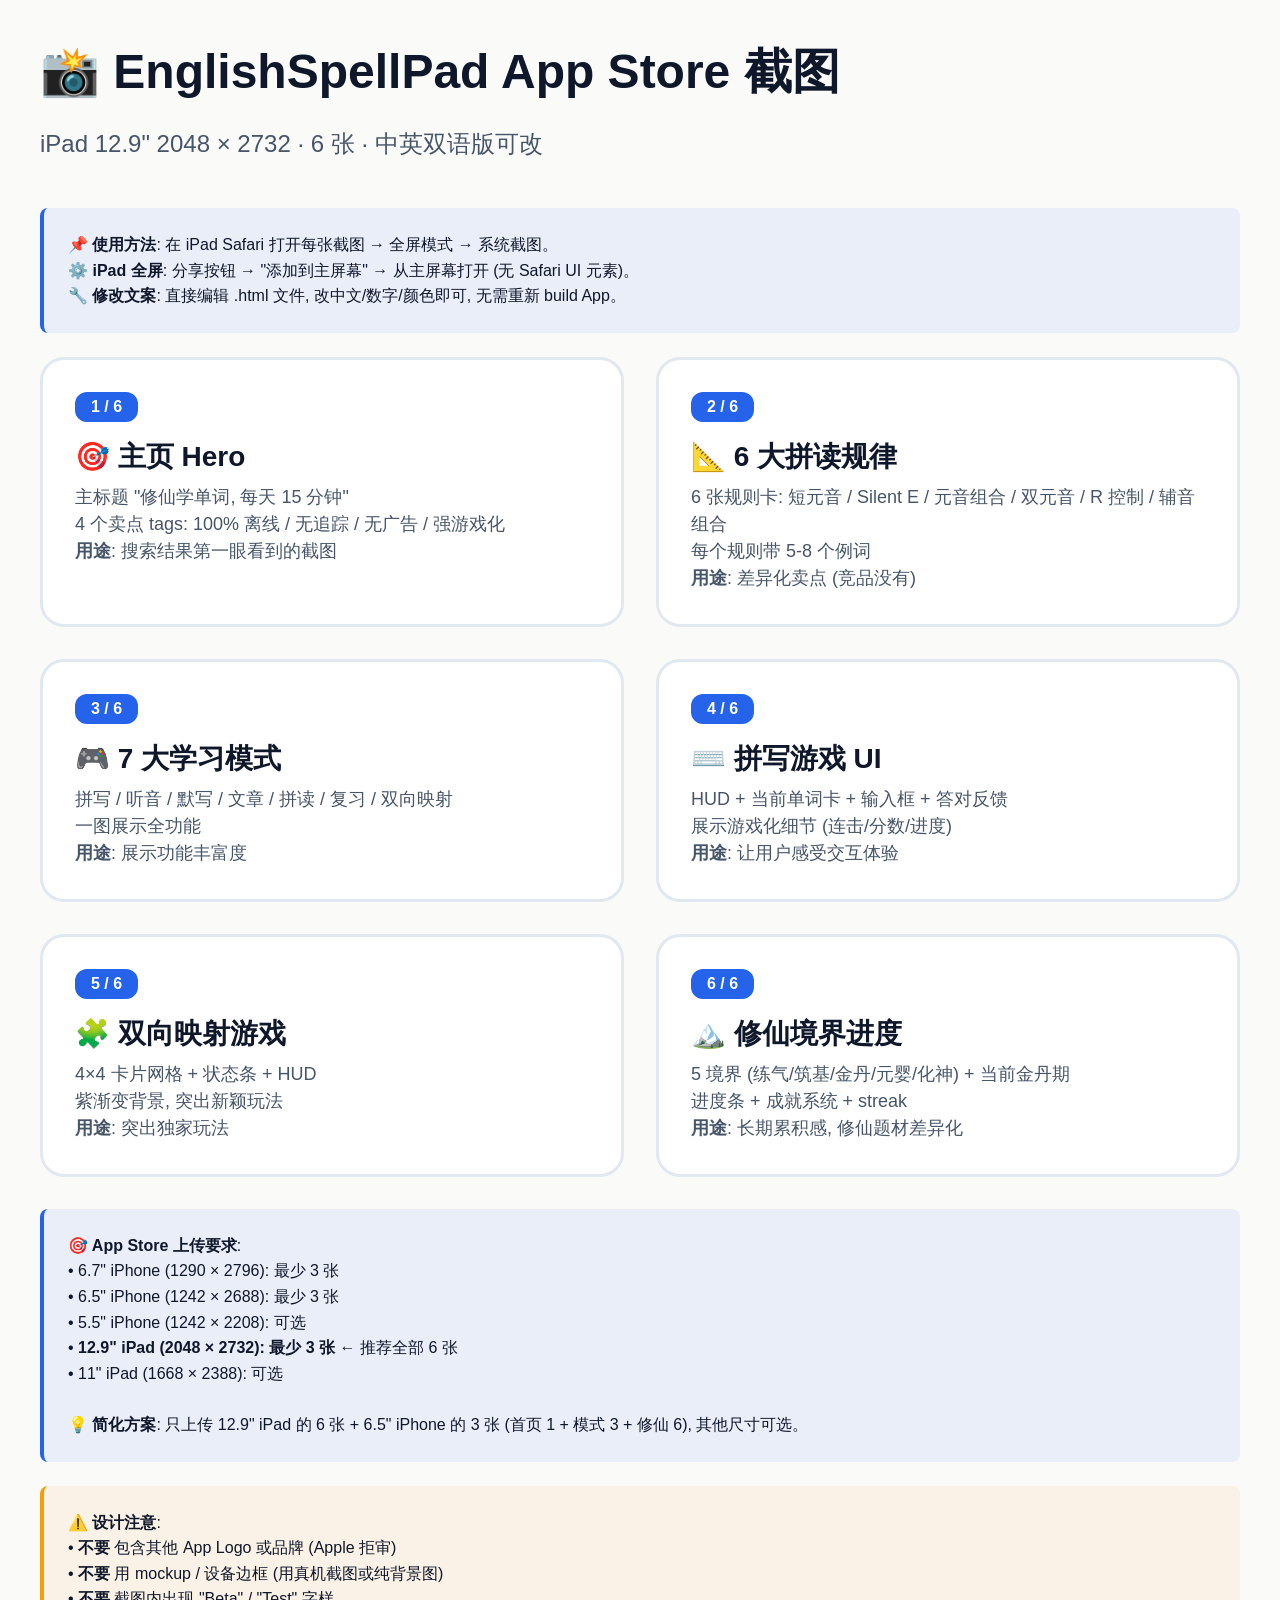
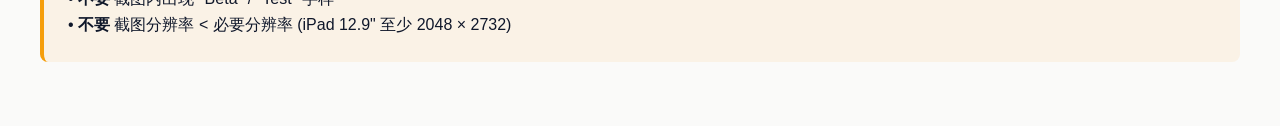
<file: screenshots/index.html>
<!DOCTYPE html>
<html lang="zh-CN">
<head>
    <meta charset="UTF-8">
    <meta name="viewport" content="width=device-width, initial-scale=1.0">
    <title>EnglishSpellPad App Store 截图 — 总览</title>
    <link rel="stylesheet" href="base.css">
    <style>
        body { padding: 40px; }
        .container { max-width: 1400px; margin: 0 auto; }
        h1 { font-size: 48px; margin-bottom: 24px; color: var(--text); }
        .subtitle { font-size: 24px; color: var(--text-secondary); margin-bottom: 48px; }
        .grid { display: grid; grid-template-columns: repeat(2, 1fr); gap: 32px; margin-bottom: 32px; }
        .card {
            background: white;
            border: 3px solid var(--border);
            border-radius: 24px;
            padding: 32px;
            text-decoration: none;
            color: inherit;
            transition: all 0.2s;
            display: block;
        }
        .card:hover { border-color: var(--primary); transform: translateY(-4px); box-shadow: 0 12px 32px rgba(0,0,0,0.1); }
        .card-num {
            display: inline-block;
            background: var(--primary);
            color: white;
            padding: 6px 16px;
            border-radius: 12px;
            font-size: 16px;
            font-weight: 700;
            margin-bottom: 16px;
        }
        .card-title {
            font-size: 28px;
            font-weight: 700;
            color: var(--text);
            margin-bottom: 8px;
        }
        .card-desc {
            font-size: 18px;
            color: var(--text-secondary);
            line-height: 1.5;
        }
        .note {
            background: rgba(37, 99, 235, 0.08);
            border-left: 4px solid var(--primary);
            padding: 24px;
            border-radius: 8px;
            margin: 24px 0;
            font-size: 16px;
            color: var(--text);
            line-height: 1.6;
        }
    </style>
</head>
<body>
    <div class="container">
        <h1>📸 EnglishSpellPad App Store 截图</h1>
        <div class="subtitle">iPad 12.9" 2048 × 2732 · 6 张 · 中英双语版可改</div>

        <div class="note">
            <strong>📌 使用方法</strong>: 在 iPad Safari 打开每张截图 → 全屏模式 → 系统截图。<br>
            <strong>⚙️ iPad 全屏</strong>: 分享按钮 → "添加到主屏幕" → 从主屏幕打开 (无 Safari UI 元素)。<br>
            <strong>🔧 修改文案</strong>: 直接编辑 .html 文件, 改中文/数字/颜色即可, 无需重新 build App。
        </div>

        <div class="grid">
            <a href="01-hero.html" class="card">
                <span class="card-num">1 / 6</span>
                <div class="card-title">🎯 主页 Hero</div>
                <div class="card-desc">
                    主标题 "修仙学单词, 每天 15 分钟"<br>
                    4 个卖点 tags: 100% 离线 / 无追踪 / 无广告 / 强游戏化<br>
                    <strong>用途</strong>: 搜索结果第一眼看到的截图
                </div>
            </a>
            <a href="02-phonics-rules.html" class="card">
                <span class="card-num">2 / 6</span>
                <div class="card-title">📐 6 大拼读规律</div>
                <div class="card-desc">
                    6 张规则卡: 短元音 / Silent E / 元音组合 / 双元音 / R 控制 / 辅音组合<br>
                    每个规则带 5-8 个例词<br>
                    <strong>用途</strong>: 差异化卖点 (竞品没有)
                </div>
            </a>
            <a href="03-modes.html" class="card">
                <span class="card-num">3 / 6</span>
                <div class="card-title">🎮 7 大学习模式</div>
                <div class="card-desc">
                    拼写 / 听音 / 默写 / 文章 / 拼读 / 复习 / 双向映射<br>
                    一图展示全功能<br>
                    <strong>用途</strong>: 展示功能丰富度
                </div>
            </a>
            <a href="04-spelling-game.html" class="card">
                <span class="card-num">4 / 6</span>
                <div class="card-title">⌨️ 拼写游戏 UI</div>
                <div class="card-desc">
                    HUD + 当前单词卡 + 输入框 + 答对反馈<br>
                    展示游戏化细节 (连击/分数/进度)<br>
                    <strong>用途</strong>: 让用户感受交互体验
                </div>
            </a>
            <a href="05-memory-match.html" class="card">
                <span class="card-num">5 / 6</span>
                <div class="card-title">🧩 双向映射游戏</div>
                <div class="card-desc">
                    4×4 卡片网格 + 状态条 + HUD<br>
                    紫渐变背景, 突出新颖玩法<br>
                    <strong>用途</strong>: 突出独家玩法
                </div>
            </a>
            <a href="06-realms.html" class="card">
                <span class="card-num">6 / 6</span>
                <div class="card-title">🏔️ 修仙境界进度</div>
                <div class="card-desc">
                    5 境界 (练气/筑基/金丹/元婴/化神) + 当前金丹期<br>
                    进度条 + 成就系统 + streak<br>
                    <strong>用途</strong>: 长期累积感, 修仙题材差异化
                </div>
            </a>
        </div>

        <div class="note">
            <strong>🎯 App Store 上传要求</strong>:<br>
            • 6.7" iPhone (1290 × 2796): 最少 3 张<br>
            • 6.5" iPhone (1242 × 2688): 最少 3 张<br>
            • 5.5" iPhone (1242 × 2208): 可选<br>
            • <strong>12.9" iPad (2048 × 2732): 最少 3 张</strong> ← 推荐全部 6 张<br>
            • 11" iPad (1668 × 2388): 可选<br><br>
            <strong>💡 简化方案</strong>: 只上传 12.9" iPad 的 6 张 + 6.5" iPhone 的 3 张 (首页 1 + 模式 3 + 修仙 6), 其他尺寸可选。
        </div>

        <div class="note" style="background: rgba(245, 158, 11, 0.08); border-left-color: var(--accent);">
            <strong>⚠️ 设计注意</strong>:<br>
            • <strong>不要</strong> 包含其他 App Logo 或品牌 (Apple 拒审)<br>
            • <strong>不要</strong> 用 mockup / 设备边框 (用真机截图或纯背景图)<br>
            • <strong>不要</strong> 截图内出现 "Beta" / "Test" 字样<br>
            • <strong>不要</strong> 截图分辨率 < 必要分辨率 (iPad 12.9" 至少 2048 × 2732)
        </div>
    </div>
</body>
</html>
</file>
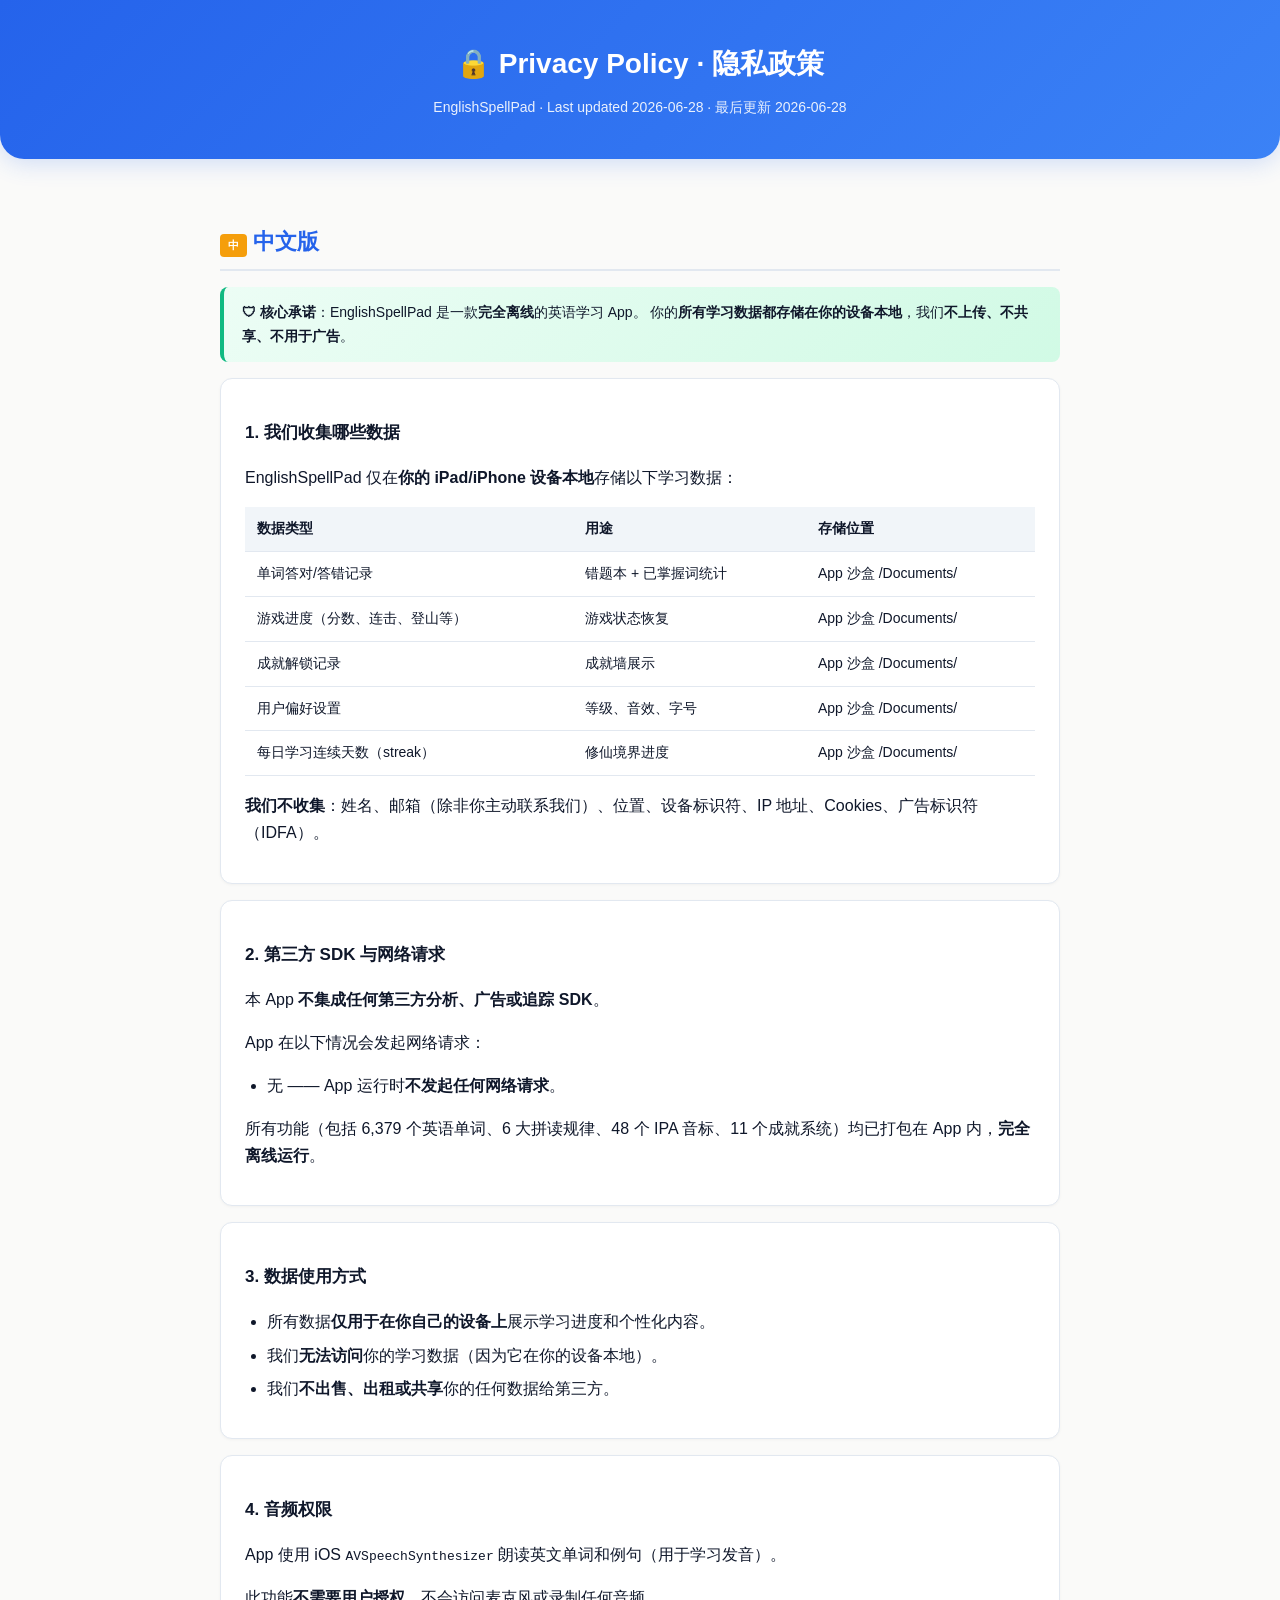
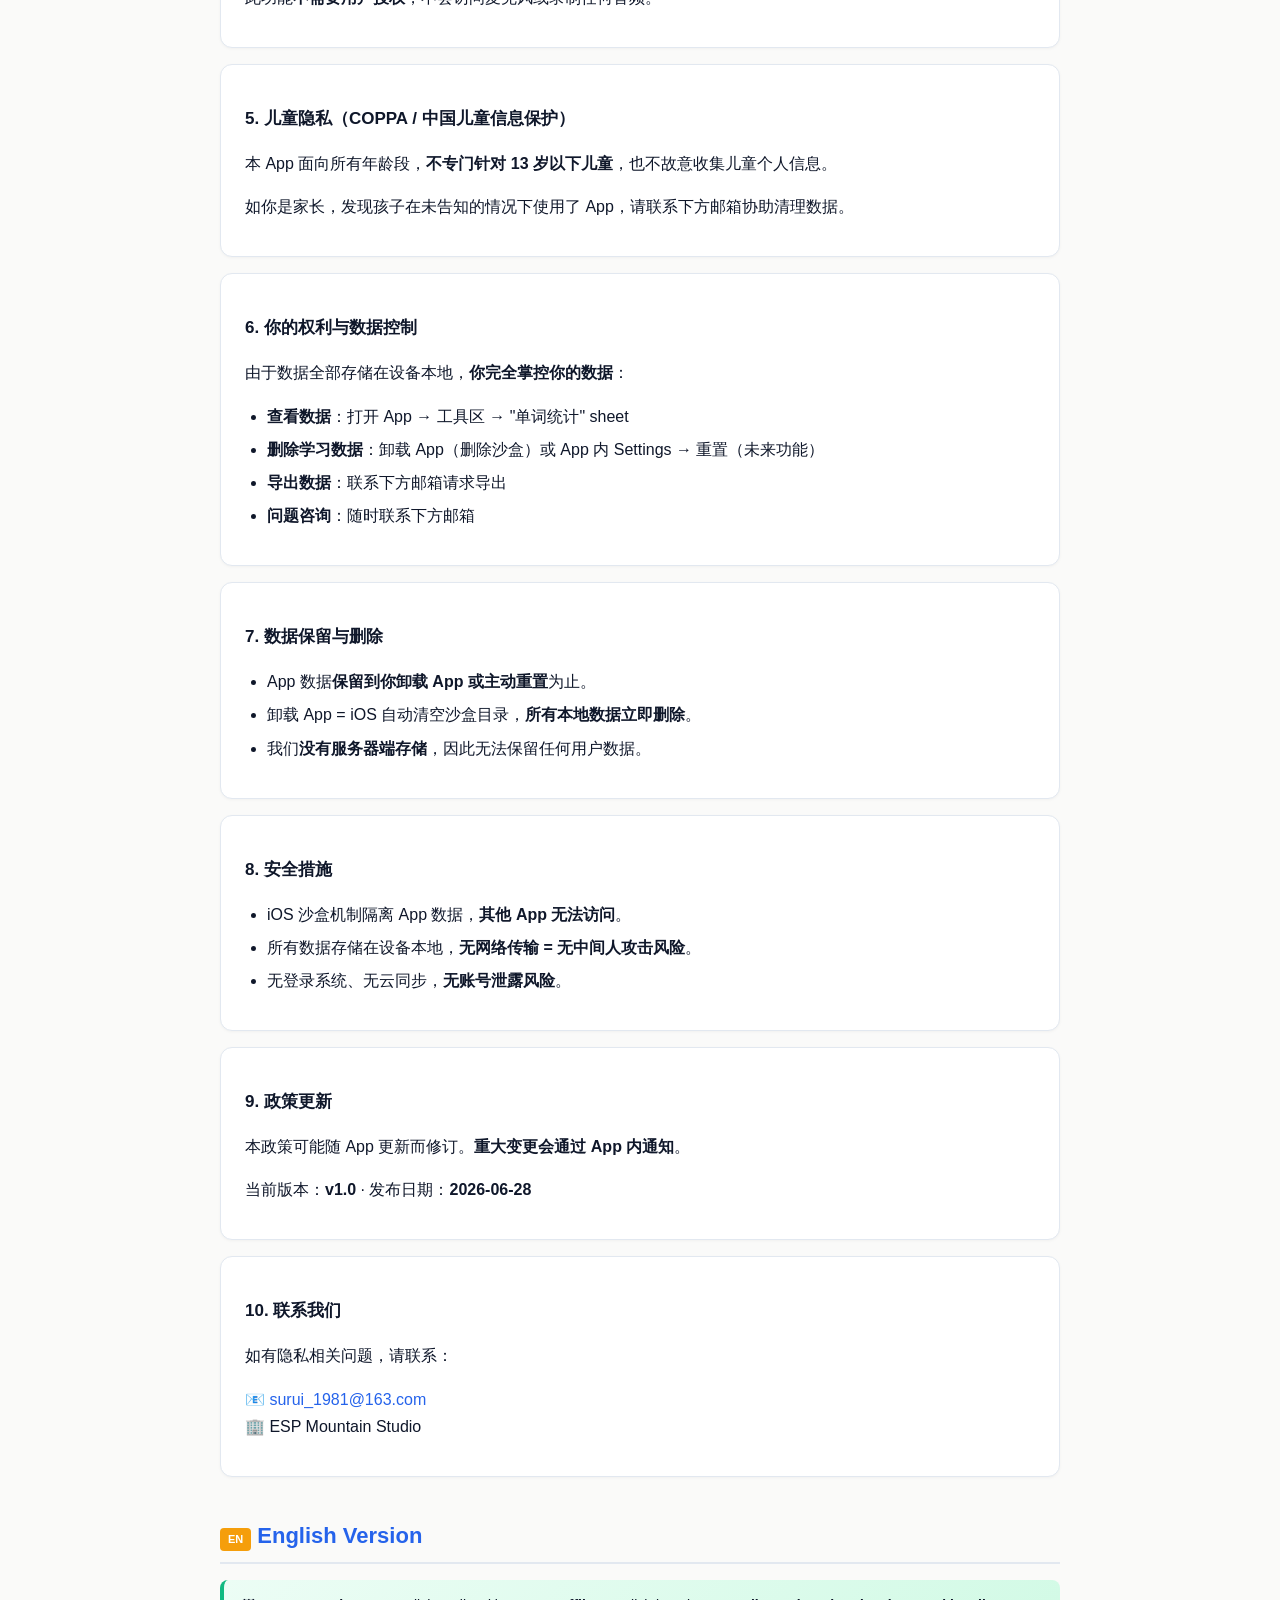
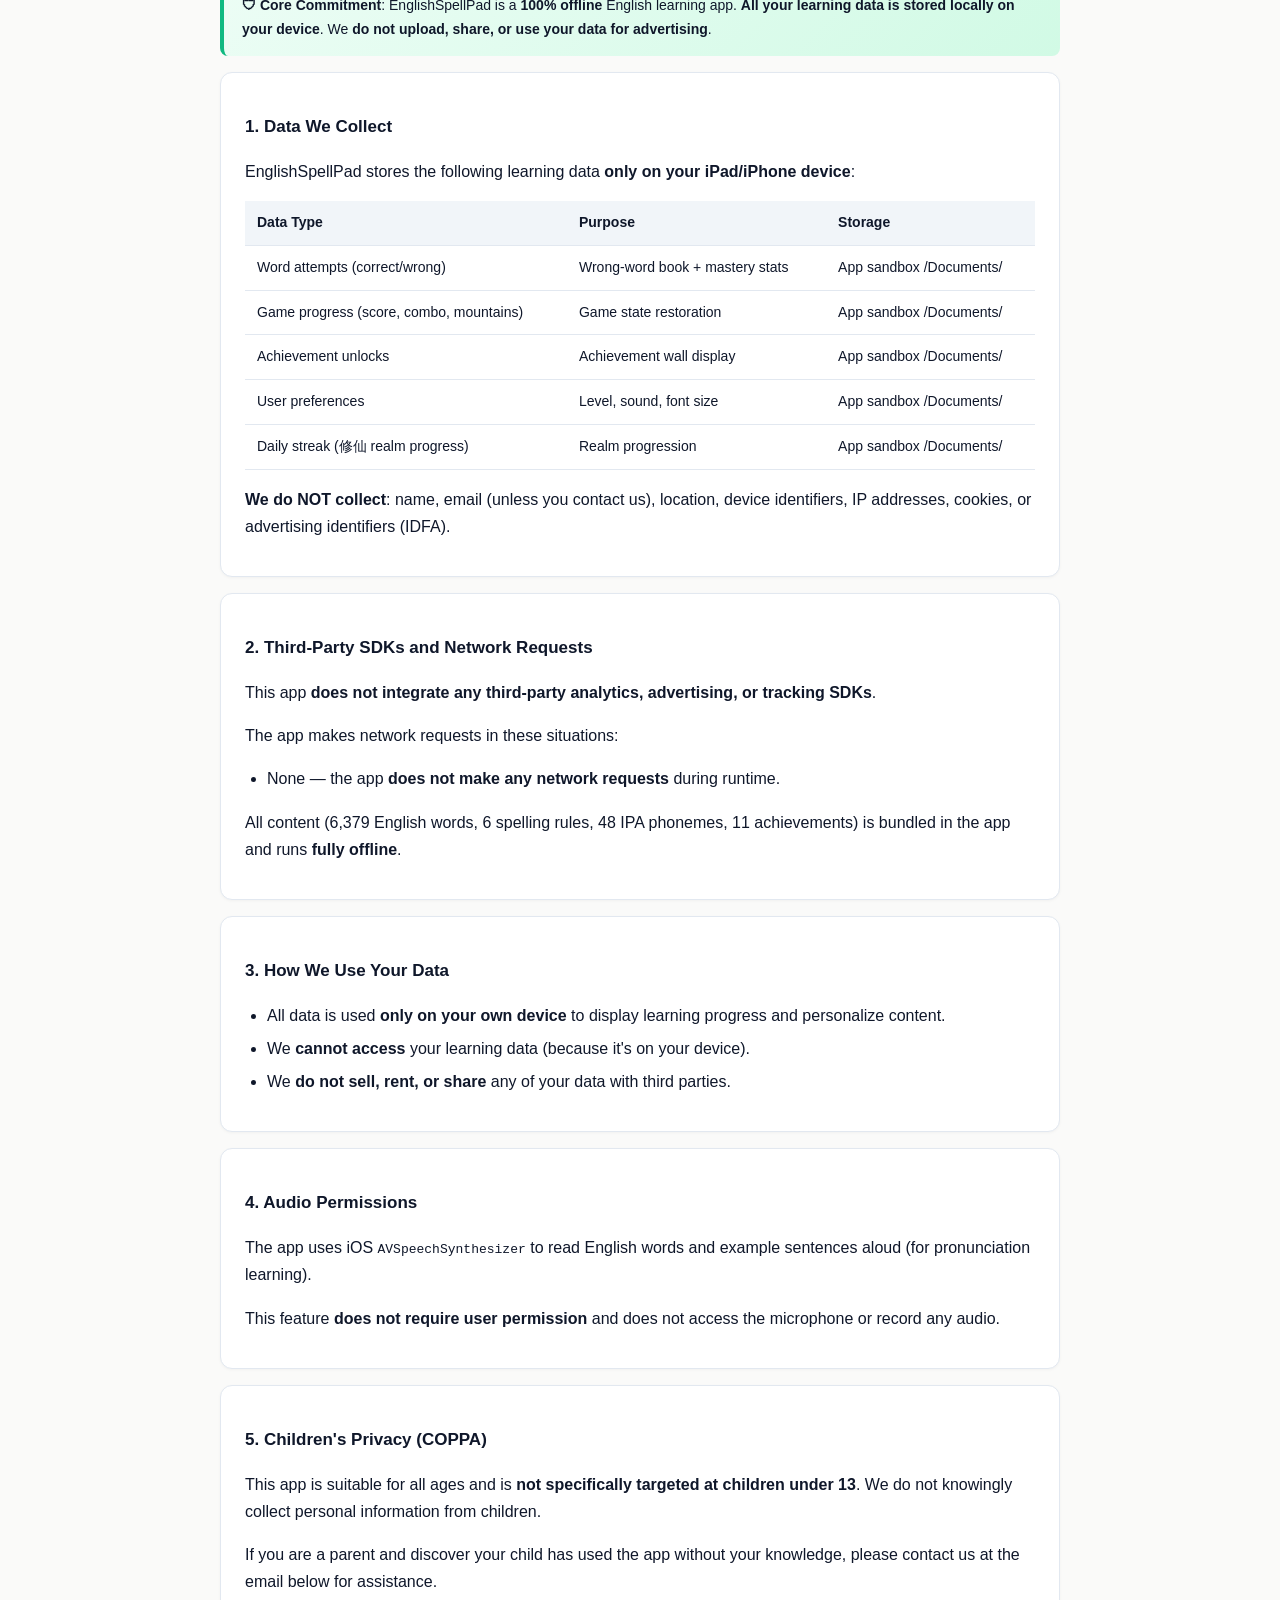
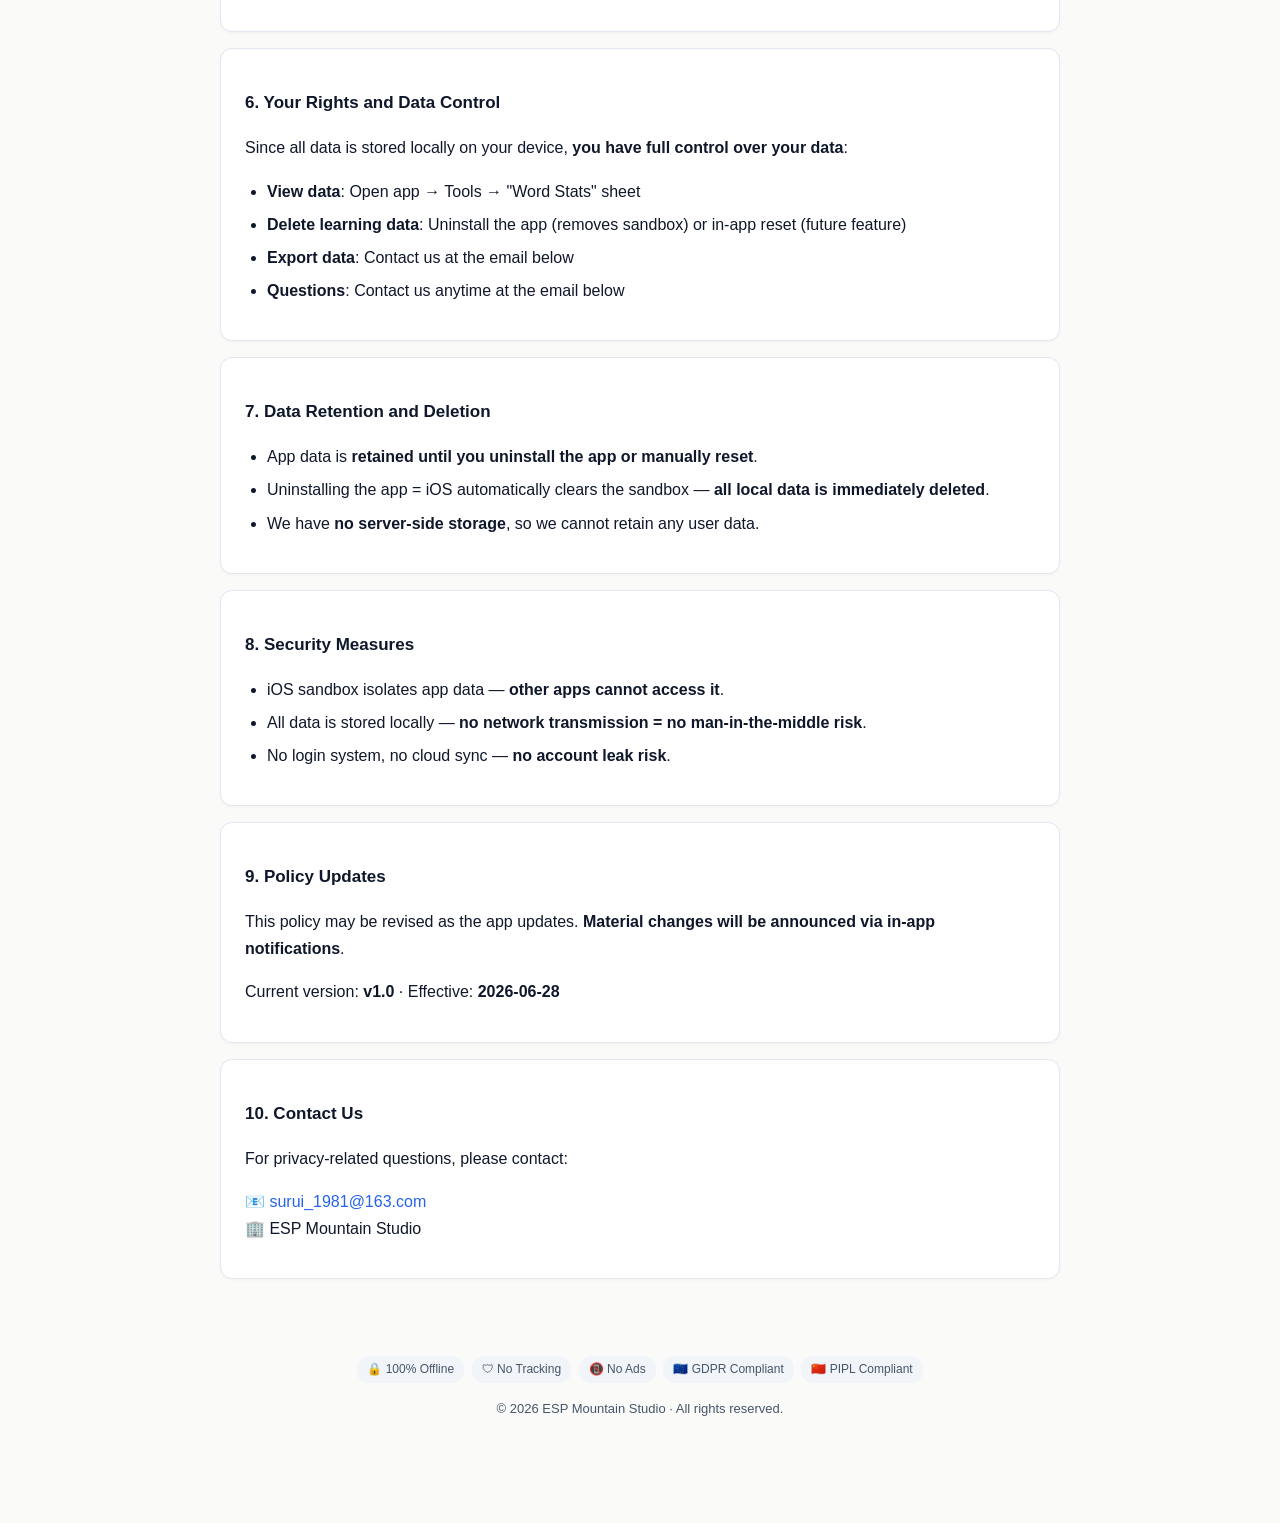
<file: privacy.html>
<!DOCTYPE html>
<html lang="zh-CN">
<head>
    <meta charset="UTF-8">
    <meta name="viewport" content="width=device-width, initial-scale=1.0">
    <meta name="description" content="EnglishSpellPad 隐私政策 - 我们如何保护你的学习数据">
    <title>Privacy Policy · 隐私政策 · EnglishSpellPad</title>
    <style>
        :root {
            --primary: #2563eb;
            --primary-light: #3b82f6;
            --accent: #f59e0b;
            --bg: #fafaf9;
            --card: #ffffff;
            --text: #0f172a;
            --text-secondary: #475569;
            --border: #e2e8f0;
            --success: #10b981;
        }
        * { box-sizing: border-box; }
        body {
            font-family: -apple-system, BlinkMacSystemFont, "SF Pro Text", "Helvetica Neue", "PingFang SC", "Microsoft YaHei", sans-serif;
            background: var(--bg);
            color: var(--text);
            line-height: 1.7;
            margin: 0;
            padding: 0;
        }
        .container { max-width: 880px; margin: 0 auto; padding: 24px 20px 60px; }
        header {
            background: linear-gradient(135deg, var(--primary) 0%, var(--primary-light) 100%);
            color: white;
            padding: 40px 20px;
            text-align: center;
            border-radius: 0 0 24px 24px;
            box-shadow: 0 4px 24px rgba(37, 99, 235, 0.2);
        }
        header h1 { margin: 0 0 8px; font-size: 28px; font-weight: 700; }
        header p { margin: 0; opacity: 0.9; font-size: 14px; }
        h2 {
            color: var(--primary);
            font-size: 22px;
            margin-top: 40px;
            margin-bottom: 12px;
            padding-bottom: 8px;
            border-bottom: 2px solid var(--border);
        }
        h3 { color: var(--text); font-size: 17px; margin-top: 20px; margin-bottom: 8px; }
        .section {
            background: var(--card);
            padding: 20px 24px;
            border-radius: 12px;
            margin: 16px 0;
            border: 1px solid var(--border);
            box-shadow: 0 1px 3px rgba(0,0,0,0.04);
        }
        .lang-block { margin-bottom: 32px; }
        .lang-tag {
            display: inline-block;
            background: var(--accent);
            color: white;
            font-size: 11px;
            padding: 2px 8px;
            border-radius: 4px;
            margin-right: 6px;
            font-weight: 600;
        }
        ul { padding-left: 22px; }
        li { margin: 6px 0; }
        .highlight-box {
            background: linear-gradient(135deg, #ecfdf5 0%, #d1fae5 100%);
            border-left: 4px solid var(--success);
            padding: 14px 18px;
            border-radius: 8px;
            margin: 16px 0;
            font-size: 14px;
        }
        .data-table {
            width: 100%;
            border-collapse: collapse;
            margin: 12px 0;
            font-size: 14px;
        }
        .data-table th, .data-table td {
            text-align: left;
            padding: 10px 12px;
            border-bottom: 1px solid var(--border);
        }
        .data-table th { background: #f1f5f9; font-weight: 600; }
        footer {
            text-align: center;
            padding: 30px 20px;
            color: var(--text-secondary);
            font-size: 13px;
        }
        .badge { display: inline-block; background: #f1f5f9; color: var(--text-secondary); font-size: 12px; padding: 3px 10px; border-radius: 12px; margin: 2px; }
        a { color: var(--primary); text-decoration: none; }
        a:hover { text-decoration: underline; }
        @media (max-width: 600px) {
            .container { padding: 16px 14px 40px; }
            header { padding: 30px 16px; }
            header h1 { font-size: 22px; }
            .section { padding: 16px 18px; }
        }
    </style>
</head>
<body>
    <header>
        <h1>🔒 Privacy Policy · 隐私政策</h1>
        <p>EnglishSpellPad · Last updated 2026-06-28 · 最后更新 2026-06-28</p>
    </header>

    <div class="container">

        <!-- ============== 中文 ============== -->
        <div class="lang-block">
            <h2><span class="lang-tag">中</span>中文版</h2>

            <div class="highlight-box">
                <strong>🛡 核心承诺</strong>：EnglishSpellPad 是一款<strong>完全离线</strong>的英语学习 App。
                你的<strong>所有学习数据都存储在你的设备本地</strong>，我们<strong>不上传、不共享、不用于广告</strong>。
            </div>

            <div class="section">
                <h3>1. 我们收集哪些数据</h3>
                <p>EnglishSpellPad 仅在<strong>你的 iPad/iPhone 设备本地</strong>存储以下学习数据：</p>
                <table class="data-table">
                    <tr><th>数据类型</th><th>用途</th><th>存储位置</th></tr>
                    <tr><td>单词答对/答错记录</td><td>错题本 + 已掌握词统计</td><td>App 沙盒 /Documents/</td></tr>
                    <tr><td>游戏进度（分数、连击、登山等）</td><td>游戏状态恢复</td><td>App 沙盒 /Documents/</td></tr>
                    <tr><td>成就解锁记录</td><td>成就墙展示</td><td>App 沙盒 /Documents/</td></tr>
                    <tr><td>用户偏好设置</td><td>等级、音效、字号</td><td>App 沙盒 /Documents/</td></tr>
                    <tr><td>每日学习连续天数（streak）</td><td>修仙境界进度</td><td>App 沙盒 /Documents/</td></tr>
                </table>
                <p><strong>我们不收集</strong>：姓名、邮箱（除非你主动联系我们）、位置、设备标识符、IP 地址、Cookies、广告标识符（IDFA）。</p>
            </div>

            <div class="section">
                <h3>2. 第三方 SDK 与网络请求</h3>
                <p>本 App <strong>不集成任何第三方分析、广告或追踪 SDK</strong>。</p>
                <p>App 在以下情况会发起网络请求：</p>
                <ul>
                    <li>无 —— App 运行时<strong>不发起任何网络请求</strong>。</li>
                </ul>
                <p>所有功能（包括 6,379 个英语单词、6 大拼读规律、48 个 IPA 音标、11 个成就系统）均已打包在 App 内，<strong>完全离线运行</strong>。</p>
            </div>

            <div class="section">
                <h3>3. 数据使用方式</h3>
                <ul>
                    <li>所有数据<strong>仅用于在你自己的设备上</strong>展示学习进度和个性化内容。</li>
                    <li>我们<strong>无法访问</strong>你的学习数据（因为它在你的设备本地）。</li>
                    <li>我们<strong>不出售、出租或共享</strong>你的任何数据给第三方。</li>
                </ul>
            </div>

            <div class="section">
                <h3>4. 音频权限</h3>
                <p>App 使用 iOS <code>AVSpeechSynthesizer</code> 朗读英文单词和例句（用于学习发音）。</p>
                <p>此功能<strong>不需要用户授权</strong>，不会访问麦克风或录制任何音频。</p>
            </div>

            <div class="section">
                <h3>5. 儿童隐私（COPPA / 中国儿童信息保护）</h3>
                <p>本 App 面向所有年龄段，<strong>不专门针对 13 岁以下儿童</strong>，也不故意收集儿童个人信息。</p>
                <p>如你是家长，发现孩子在未告知的情况下使用了 App，请联系下方邮箱协助清理数据。</p>
            </div>

            <div class="section">
                <h3>6. 你的权利与数据控制</h3>
                <p>由于数据全部存储在设备本地，<strong>你完全掌控你的数据</strong>：</p>
                <ul>
                    <li><strong>查看数据</strong>：打开 App → 工具区 → "单词统计" sheet</li>
                    <li><strong>删除学习数据</strong>：卸载 App（删除沙盒）或 App 内 Settings → 重置（未来功能）</li>
                    <li><strong>导出数据</strong>：联系下方邮箱请求导出</li>
                    <li><strong>问题咨询</strong>：随时联系下方邮箱</li>
                </ul>
            </div>

            <div class="section">
                <h3>7. 数据保留与删除</h3>
                <ul>
                    <li>App 数据<strong>保留到你卸载 App 或主动重置</strong>为止。</li>
                    <li>卸载 App = iOS 自动清空沙盒目录，<strong>所有本地数据立即删除</strong>。</li>
                    <li>我们<strong>没有服务器端存储</strong>，因此无法保留任何用户数据。</li>
                </ul>
            </div>

            <div class="section">
                <h3>8. 安全措施</h3>
                <ul>
                    <li>iOS 沙盒机制隔离 App 数据，<strong>其他 App 无法访问</strong>。</li>
                    <li>所有数据存储在设备本地，<strong>无网络传输 = 无中间人攻击风险</strong>。</li>
                    <li>无登录系统、无云同步，<strong>无账号泄露风险</strong>。</li>
                </ul>
            </div>

            <div class="section">
                <h3>9. 政策更新</h3>
                <p>本政策可能随 App 更新而修订。<strong>重大变更会通过 App 内通知</strong>。</p>
                <p>当前版本：<strong>v1.0</strong> · 发布日期：<strong>2026-06-28</strong></p>
            </div>

            <div class="section">
                <h3>10. 联系我们</h3>
                <p>如有隐私相关问题，请联系：</p>
                <p>📧 <a href="mailto:surui_1981@163.com">surui_1981@163.com</a><br>
                🏢 ESP Mountain Studio</p>
            </div>
        </div>

        <!-- ============== English ============== -->
        <div class="lang-block">
            <h2><span class="lang-tag">EN</span>English Version</h2>

            <div class="highlight-box">
                <strong>🛡 Core Commitment</strong>: EnglishSpellPad is a <strong>100% offline</strong> English learning app.
                <strong>All your learning data is stored locally on your device</strong>.
                We <strong>do not upload, share, or use your data for advertising</strong>.
            </div>

            <div class="section">
                <h3>1. Data We Collect</h3>
                <p>EnglishSpellPad stores the following learning data <strong>only on your iPad/iPhone device</strong>:</p>
                <table class="data-table">
                    <tr><th>Data Type</th><th>Purpose</th><th>Storage</th></tr>
                    <tr><td>Word attempts (correct/wrong)</td><td>Wrong-word book + mastery stats</td><td>App sandbox /Documents/</td></tr>
                    <tr><td>Game progress (score, combo, mountains)</td><td>Game state restoration</td><td>App sandbox /Documents/</td></tr>
                    <tr><td>Achievement unlocks</td><td>Achievement wall display</td><td>App sandbox /Documents/</td></tr>
                    <tr><td>User preferences</td><td>Level, sound, font size</td><td>App sandbox /Documents/</td></tr>
                    <tr><td>Daily streak (修仙 realm progress)</td><td>Realm progression</td><td>App sandbox /Documents/</td></tr>
                </table>
                <p><strong>We do NOT collect</strong>: name, email (unless you contact us), location, device identifiers, IP addresses, cookies, or advertising identifiers (IDFA).</p>
            </div>

            <div class="section">
                <h3>2. Third-Party SDKs and Network Requests</h3>
                <p>This app <strong>does not integrate any third-party analytics, advertising, or tracking SDKs</strong>.</p>
                <p>The app makes network requests in these situations:</p>
                <ul>
                    <li>None — the app <strong>does not make any network requests</strong> during runtime.</li>
                </ul>
                <p>All content (6,379 English words, 6 spelling rules, 48 IPA phonemes, 11 achievements) is bundled in the app and runs <strong>fully offline</strong>.</p>
            </div>

            <div class="section">
                <h3>3. How We Use Your Data</h3>
                <ul>
                    <li>All data is used <strong>only on your own device</strong> to display learning progress and personalize content.</li>
                    <li>We <strong>cannot access</strong> your learning data (because it's on your device).</li>
                    <li>We <strong>do not sell, rent, or share</strong> any of your data with third parties.</li>
                </ul>
            </div>

            <div class="section">
                <h3>4. Audio Permissions</h3>
                <p>The app uses iOS <code>AVSpeechSynthesizer</code> to read English words and example sentences aloud (for pronunciation learning).</p>
                <p>This feature <strong>does not require user permission</strong> and does not access the microphone or record any audio.</p>
            </div>

            <div class="section">
                <h3>5. Children's Privacy (COPPA)</h3>
                <p>This app is suitable for all ages and is <strong>not specifically targeted at children under 13</strong>. We do not knowingly collect personal information from children.</p>
                <p>If you are a parent and discover your child has used the app without your knowledge, please contact us at the email below for assistance.</p>
            </div>

            <div class="section">
                <h3>6. Your Rights and Data Control</h3>
                <p>Since all data is stored locally on your device, <strong>you have full control over your data</strong>:</p>
                <ul>
                    <li><strong>View data</strong>: Open app → Tools → "Word Stats" sheet</li>
                    <li><strong>Delete learning data</strong>: Uninstall the app (removes sandbox) or in-app reset (future feature)</li>
                    <li><strong>Export data</strong>: Contact us at the email below</li>
                    <li><strong>Questions</strong>: Contact us anytime at the email below</li>
                </ul>
            </div>

            <div class="section">
                <h3>7. Data Retention and Deletion</h3>
                <ul>
                    <li>App data is <strong>retained until you uninstall the app or manually reset</strong>.</li>
                    <li>Uninstalling the app = iOS automatically clears the sandbox — <strong>all local data is immediately deleted</strong>.</li>
                    <li>We have <strong>no server-side storage</strong>, so we cannot retain any user data.</li>
                </ul>
            </div>

            <div class="section">
                <h3>8. Security Measures</h3>
                <ul>
                    <li>iOS sandbox isolates app data — <strong>other apps cannot access it</strong>.</li>
                    <li>All data is stored locally — <strong>no network transmission = no man-in-the-middle risk</strong>.</li>
                    <li>No login system, no cloud sync — <strong>no account leak risk</strong>.</li>
                </ul>
            </div>

            <div class="section">
                <h3>9. Policy Updates</h3>
                <p>This policy may be revised as the app updates. <strong>Material changes will be announced via in-app notifications</strong>.</p>
                <p>Current version: <strong>v1.0</strong> · Effective: <strong>2026-06-28</strong></p>
            </div>

            <div class="section">
                <h3>10. Contact Us</h3>
                <p>For privacy-related questions, please contact:</p>
                <p>📧 <a href="mailto:surui_1981@163.com">surui_1981@163.com</a><br>
                🏢 ESP Mountain Studio</p>
            </div>
        </div>

        <!-- ============== Footer ============== -->
        <footer>
            <p>
                <span class="badge">🔒 100% Offline</span>
                <span class="badge">🛡 No Tracking</span>
                <span class="badge">📵 No Ads</span>
                <span class="badge">🇪🇺 GDPR Compliant</span>
                <span class="badge">🇨🇳 PIPL Compliant</span>
            </p>
            <p>© 2026 ESP Mountain Studio · All rights reserved.</p>
        </footer>
    </div>
</body>
</html>
</file>
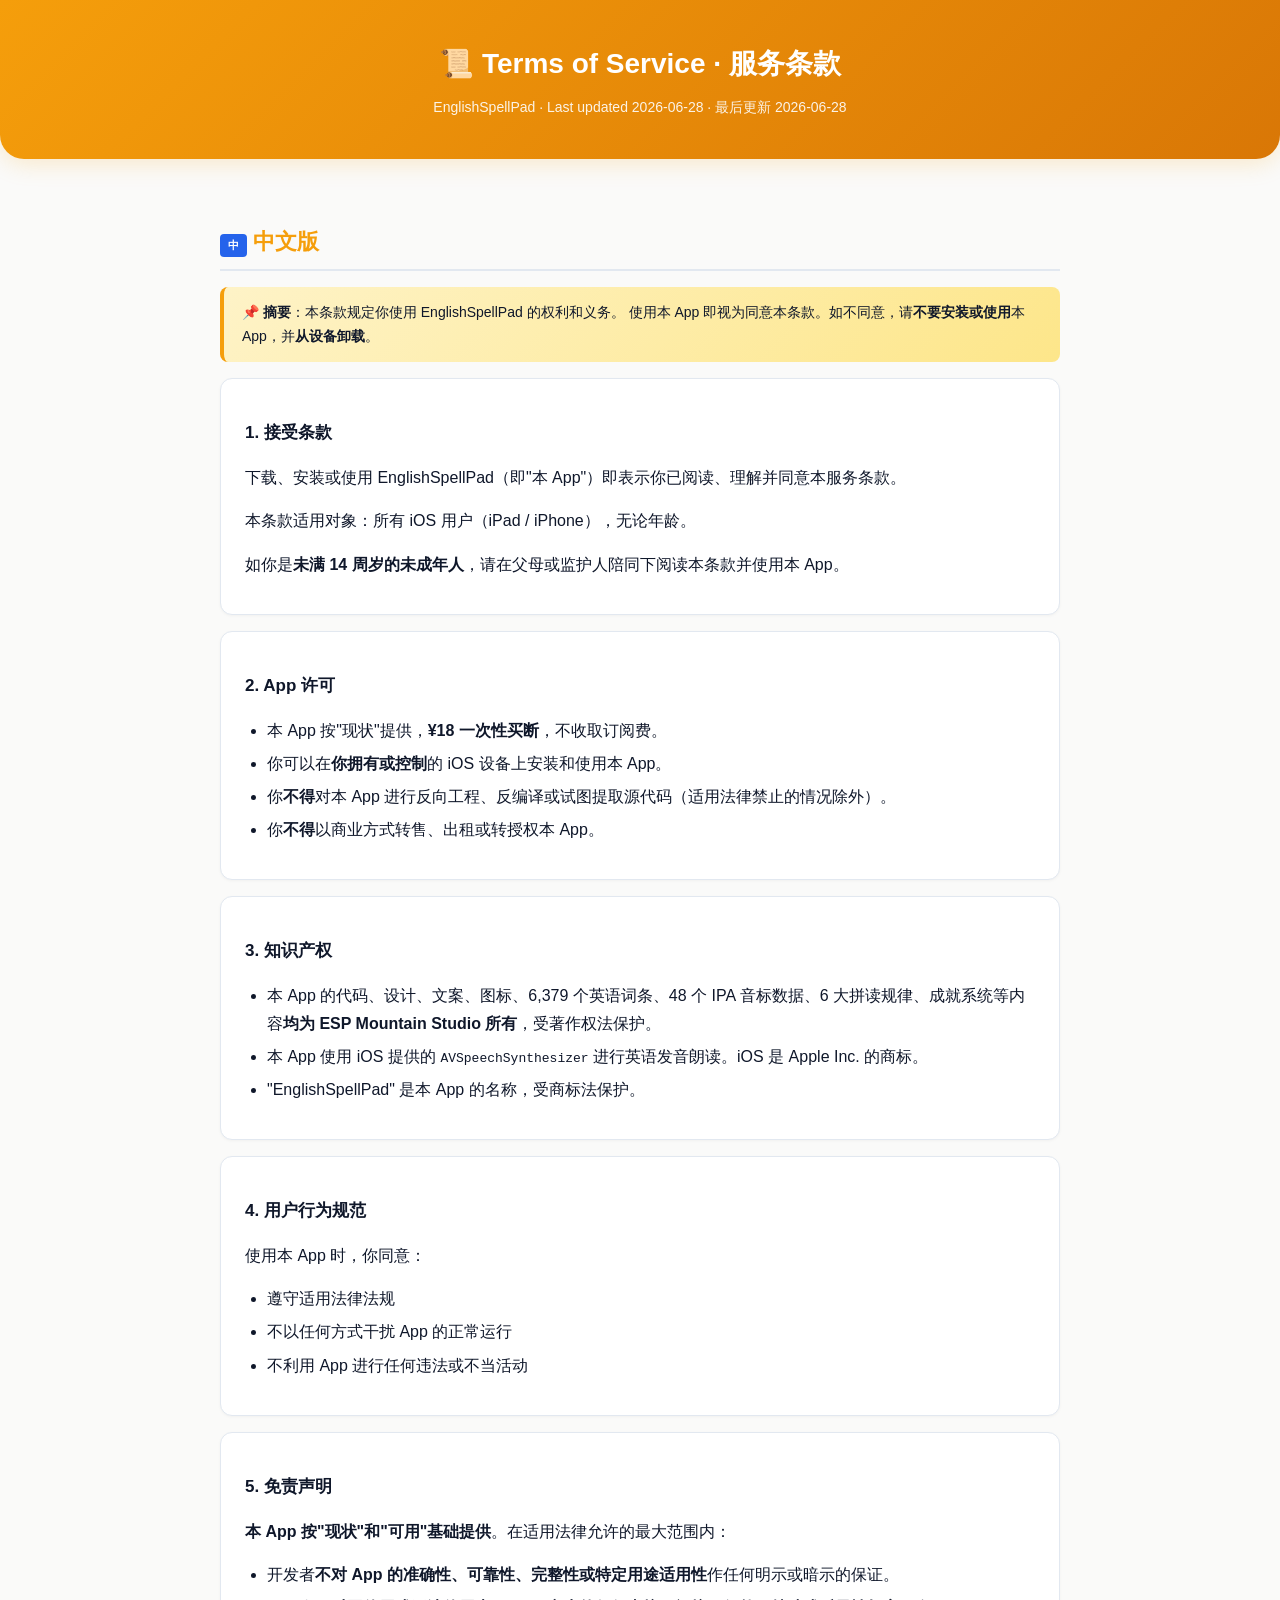
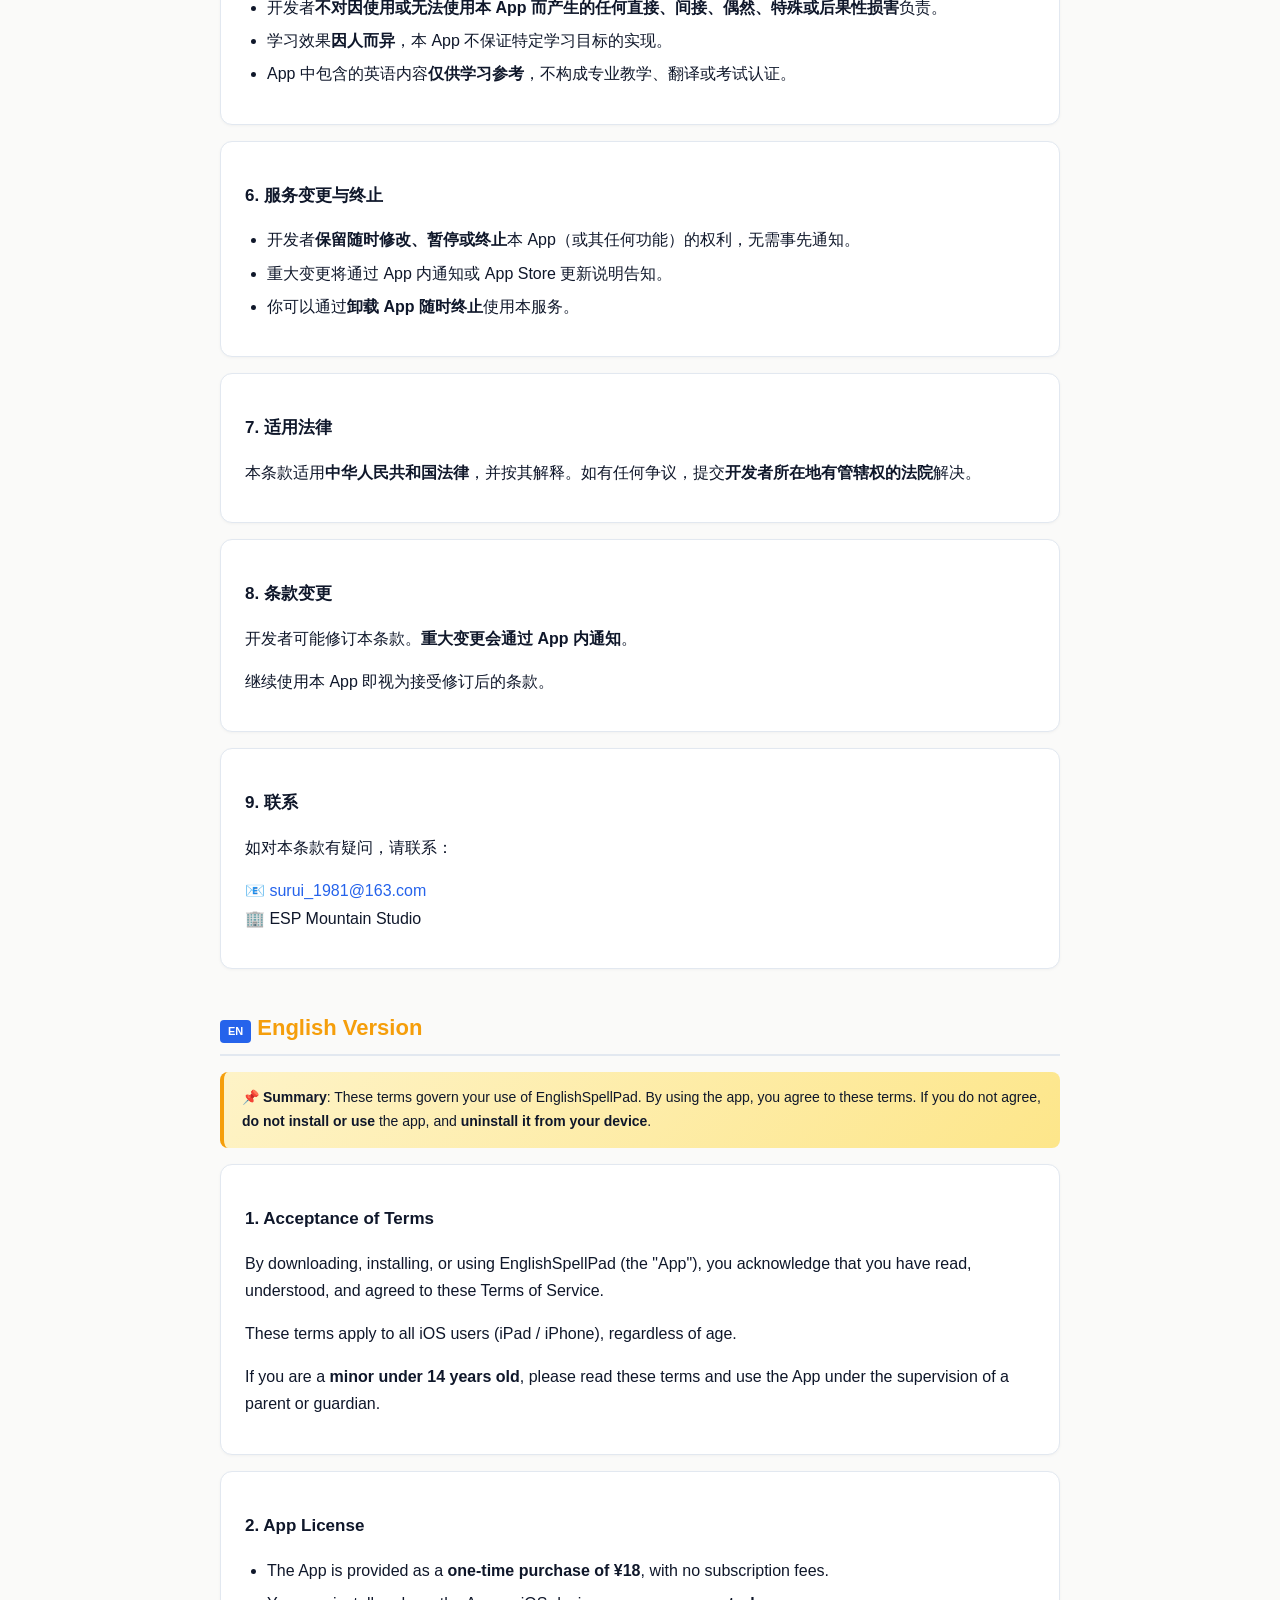
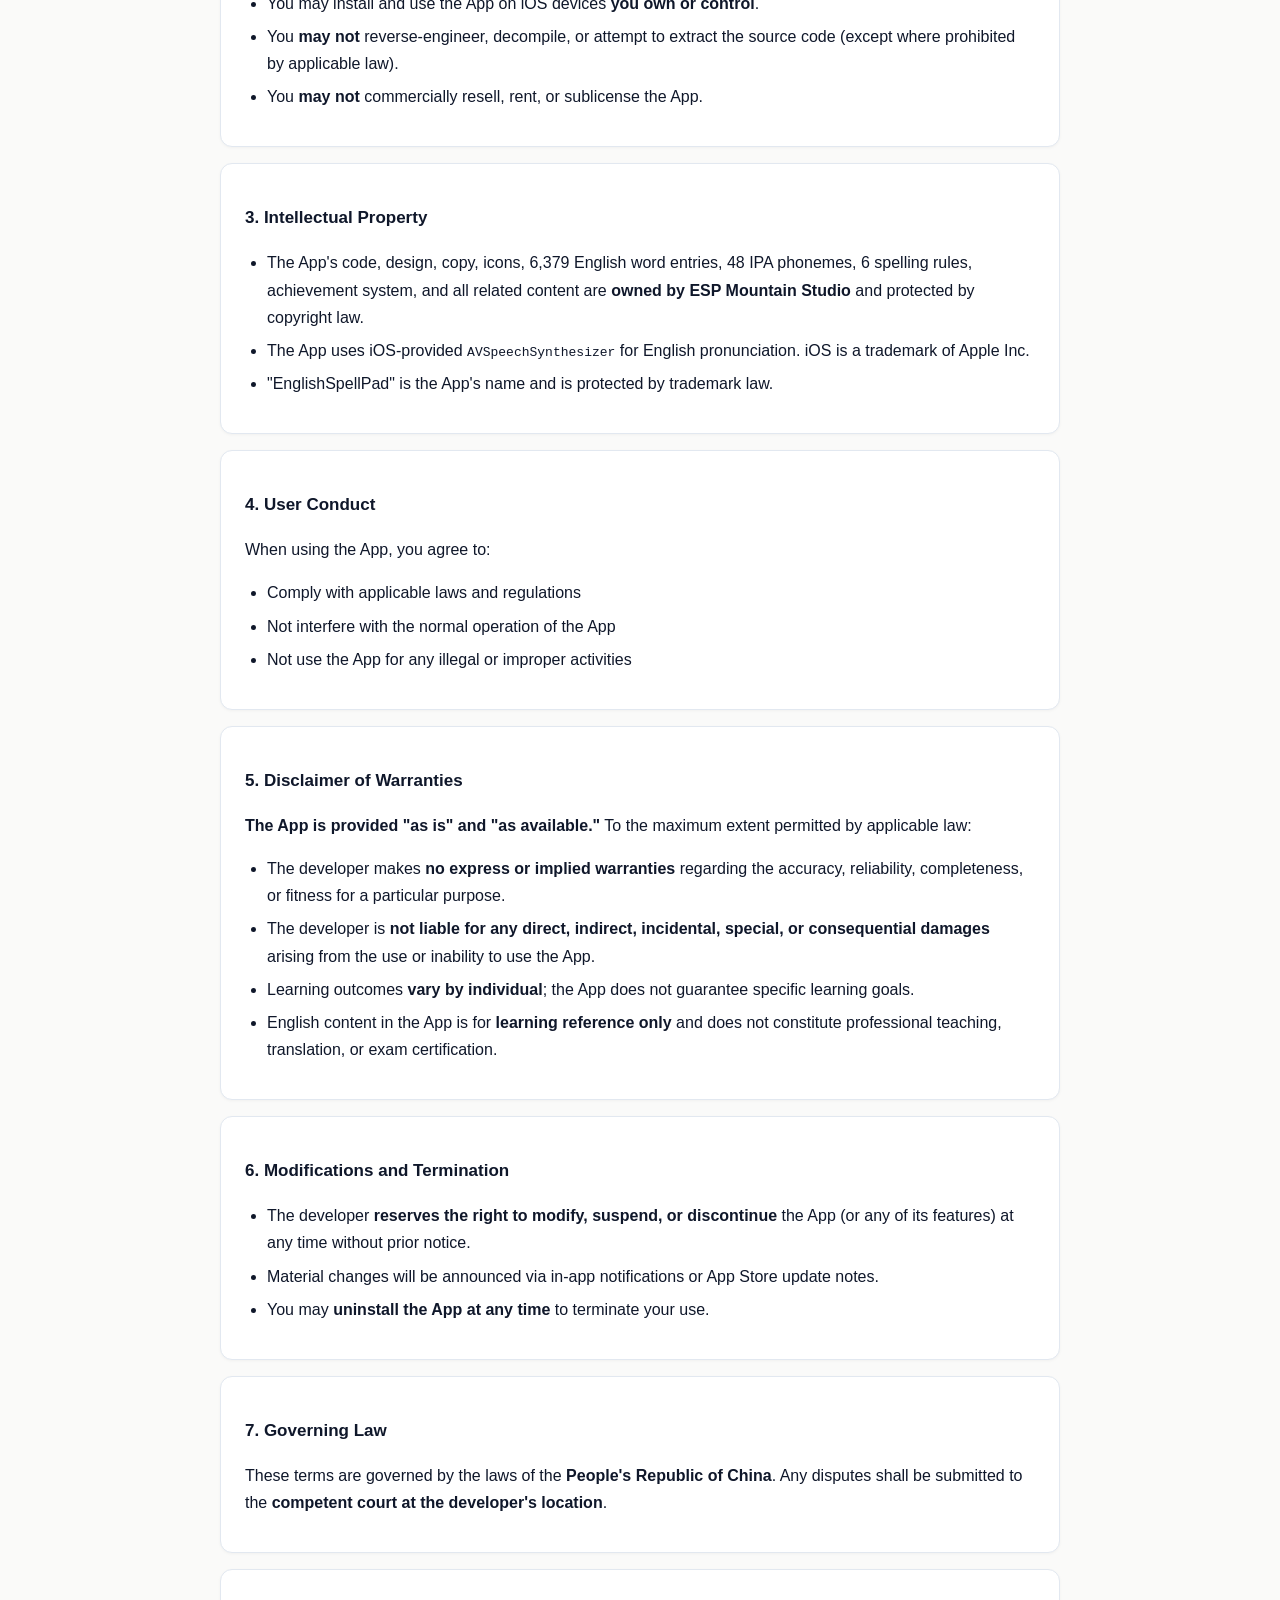
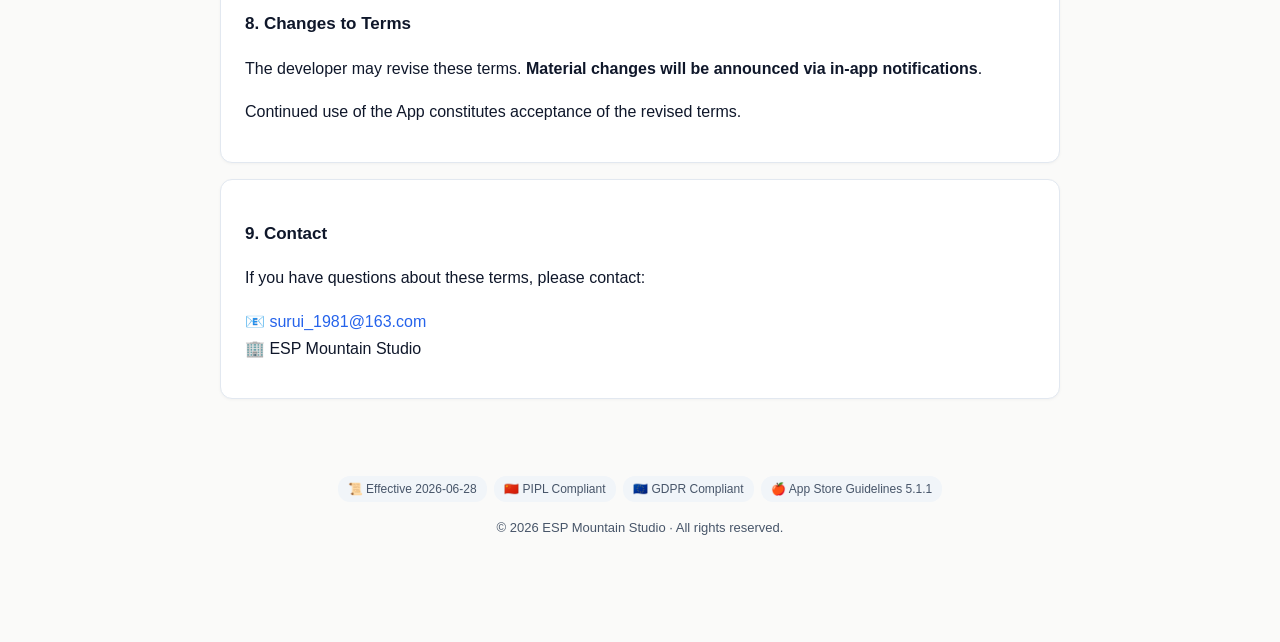
<file: terms.html>
<!DOCTYPE html>
<html lang="zh-CN">
<head>
    <meta charset="UTF-8">
    <meta name="viewport" content="width=device-width, initial-scale=1.0">
    <meta name="description" content="EnglishSpellPad 服务条款 - 使用本 App 的规则与你的权利">
    <title>Terms of Service · 服务条款 · EnglishSpellPad</title>
    <style>
        :root {
            --primary: #2563eb;
            --primary-light: #3b82f6;
            --accent: #f59e0b;
            --bg: #fafaf9;
            --card: #ffffff;
            --text: #0f172a;
            --text-secondary: #475569;
            --border: #e2e8f0;
            --warning: #f59e0b;
        }
        * { box-sizing: border-box; }
        body {
            font-family: -apple-system, BlinkMacSystemFont, "SF Pro Text", "Helvetica Neue", "PingFang SC", "Microsoft YaHei", sans-serif;
            background: var(--bg);
            color: var(--text);
            line-height: 1.7;
            margin: 0;
            padding: 0;
        }
        .container { max-width: 880px; margin: 0 auto; padding: 24px 20px 60px; }
        header {
            background: linear-gradient(135deg, #f59e0b 0%, #d97706 100%);
            color: white;
            padding: 40px 20px;
            text-align: center;
            border-radius: 0 0 24px 24px;
            box-shadow: 0 4px 24px rgba(245, 158, 11, 0.2);
        }
        header h1 { margin: 0 0 8px; font-size: 28px; font-weight: 700; }
        header p { margin: 0; opacity: 0.9; font-size: 14px; }
        h2 {
            color: var(--accent);
            font-size: 22px;
            margin-top: 40px;
            margin-bottom: 12px;
            padding-bottom: 8px;
            border-bottom: 2px solid var(--border);
        }
        h3 { color: var(--text); font-size: 17px; margin-top: 20px; margin-bottom: 8px; }
        .section {
            background: var(--card);
            padding: 20px 24px;
            border-radius: 12px;
            margin: 16px 0;
            border: 1px solid var(--border);
            box-shadow: 0 1px 3px rgba(0,0,0,0.04);
        }
        .lang-block { margin-bottom: 32px; }
        .lang-tag {
            display: inline-block;
            background: var(--primary);
            color: white;
            font-size: 11px;
            padding: 2px 8px;
            border-radius: 4px;
            margin-right: 6px;
            font-weight: 600;
        }
        ul { padding-left: 22px; }
        li { margin: 6px 0; }
        .highlight-box {
            background: linear-gradient(135deg, #fef3c7 0%, #fde68a 100%);
            border-left: 4px solid var(--warning);
            padding: 14px 18px;
            border-radius: 8px;
            margin: 16px 0;
            font-size: 14px;
        }
        footer {
            text-align: center;
            padding: 30px 20px;
            color: var(--text-secondary);
            font-size: 13px;
        }
        .badge { display: inline-block; background: #f1f5f9; color: var(--text-secondary); font-size: 12px; padding: 3px 10px; border-radius: 12px; margin: 2px; }
        a { color: var(--primary); text-decoration: none; }
        a:hover { text-decoration: underline; }
        @media (max-width: 600px) {
            .container { padding: 16px 14px 40px; }
            header { padding: 30px 16px; }
            header h1 { font-size: 22px; }
            .section { padding: 16px 18px; }
        }
    </style>
</head>
<body>
    <header>
        <h1>📜 Terms of Service · 服务条款</h1>
        <p>EnglishSpellPad · Last updated 2026-06-28 · 最后更新 2026-06-28</p>
    </header>

    <div class="container">

        <!-- ============== 中文 ============== -->
        <div class="lang-block">
            <h2><span class="lang-tag">中</span>中文版</h2>

            <div class="highlight-box">
                <strong>📌 摘要</strong>：本条款规定你使用 EnglishSpellPad 的权利和义务。
                使用本 App 即视为同意本条款。如不同意，请<strong>不要安装或使用</strong>本 App，并<strong>从设备卸载</strong>。
            </div>

            <div class="section">
                <h3>1. 接受条款</h3>
                <p>下载、安装或使用 EnglishSpellPad（即"本 App"）即表示你已阅读、理解并同意本服务条款。</p>
                <p>本条款适用对象：所有 iOS 用户（iPad / iPhone），无论年龄。</p>
                <p>如你是<strong>未满 14 周岁的未成年人</strong>，请在父母或监护人陪同下阅读本条款并使用本 App。</p>
            </div>

            <div class="section">
                <h3>2. App 许可</h3>
                <ul>
                    <li>本 App 按"现状"提供，<strong>¥18 一次性买断</strong>，不收取订阅费。</li>
                    <li>你可以在<strong>你拥有或控制</strong>的 iOS 设备上安装和使用本 App。</li>
                    <li>你<strong>不得</strong>对本 App 进行反向工程、反编译或试图提取源代码（适用法律禁止的情况除外）。</li>
                    <li>你<strong>不得</strong>以商业方式转售、出租或转授权本 App。</li>
                </ul>
            </div>

            <div class="section">
                <h3>3. 知识产权</h3>
                <ul>
                    <li>本 App 的代码、设计、文案、图标、6,379 个英语词条、48 个 IPA 音标数据、6 大拼读规律、成就系统等内容<strong>均为 ESP Mountain Studio 所有</strong>，受著作权法保护。</li>
                    <li>本 App 使用 iOS 提供的 <code>AVSpeechSynthesizer</code> 进行英语发音朗读。iOS 是 Apple Inc. 的商标。</li>
                    <li>"EnglishSpellPad" 是本 App 的名称，受商标法保护。</li>
                </ul>
            </div>

            <div class="section">
                <h3>4. 用户行为规范</h3>
                <p>使用本 App 时，你同意：</p>
                <ul>
                    <li>遵守适用法律法规</li>
                    <li>不以任何方式干扰 App 的正常运行</li>
                    <li>不利用 App 进行任何违法或不当活动</li>
                </ul>
            </div>

            <div class="section">
                <h3>5. 免责声明</h3>
                <p><strong>本 App 按"现状"和"可用"基础提供</strong>。在适用法律允许的最大范围内：</p>
                <ul>
                    <li>开发者<strong>不对 App 的准确性、可靠性、完整性或特定用途适用性</strong>作任何明示或暗示的保证。</li>
                    <li>开发者<strong>不对因使用或无法使用本 App 而产生的任何直接、间接、偶然、特殊或后果性损害</strong>负责。</li>
                    <li>学习效果<strong>因人而异</strong>，本 App 不保证特定学习目标的实现。</li>
                    <li>App 中包含的英语内容<strong>仅供学习参考</strong>，不构成专业教学、翻译或考试认证。</li>
                </ul>
            </div>

            <div class="section">
                <h3>6. 服务变更与终止</h3>
                <ul>
                    <li>开发者<strong>保留随时修改、暂停或终止</strong>本 App（或其任何功能）的权利，无需事先通知。</li>
                    <li>重大变更将通过 App 内通知或 App Store 更新说明告知。</li>
                    <li>你可以通过<strong>卸载 App 随时终止</strong>使用本服务。</li>
                </ul>
            </div>

            <div class="section">
                <h3>7. 适用法律</h3>
                <p>本条款适用<strong>中华人民共和国法律</strong>，并按其解释。如有任何争议，提交<strong>开发者所在地有管辖权的法院</strong>解决。</p>
            </div>

            <div class="section">
                <h3>8. 条款变更</h3>
                <p>开发者可能修订本条款。<strong>重大变更会通过 App 内通知</strong>。</p>
                <p>继续使用本 App 即视为接受修订后的条款。</p>
            </div>

            <div class="section">
                <h3>9. 联系</h3>
                <p>如对本条款有疑问，请联系：</p>
                <p>📧 <a href="mailto:surui_1981@163.com">surui_1981@163.com</a><br>
                🏢 ESP Mountain Studio</p>
            </div>
        </div>

        <!-- ============== English ============== -->
        <div class="lang-block">
            <h2><span class="lang-tag">EN</span>English Version</h2>

            <div class="highlight-box">
                <strong>📌 Summary</strong>: These terms govern your use of EnglishSpellPad.
                By using the app, you agree to these terms. If you do not agree, <strong>do not install or use</strong> the app, and <strong>uninstall it from your device</strong>.
            </div>

            <div class="section">
                <h3>1. Acceptance of Terms</h3>
                <p>By downloading, installing, or using EnglishSpellPad (the "App"), you acknowledge that you have read, understood, and agreed to these Terms of Service.</p>
                <p>These terms apply to all iOS users (iPad / iPhone), regardless of age.</p>
                <p>If you are a <strong>minor under 14 years old</strong>, please read these terms and use the App under the supervision of a parent or guardian.</p>
            </div>

            <div class="section">
                <h3>2. App License</h3>
                <ul>
                    <li>The App is provided as a <strong>one-time purchase of ¥18</strong>, with no subscription fees.</li>
                    <li>You may install and use the App on iOS devices <strong>you own or control</strong>.</li>
                    <li>You <strong>may not</strong> reverse-engineer, decompile, or attempt to extract the source code (except where prohibited by applicable law).</li>
                    <li>You <strong>may not</strong> commercially resell, rent, or sublicense the App.</li>
                </ul>
            </div>

            <div class="section">
                <h3>3. Intellectual Property</h3>
                <ul>
                    <li>The App's code, design, copy, icons, 6,379 English word entries, 48 IPA phonemes, 6 spelling rules, achievement system, and all related content are <strong>owned by ESP Mountain Studio</strong> and protected by copyright law.</li>
                    <li>The App uses iOS-provided <code>AVSpeechSynthesizer</code> for English pronunciation. iOS is a trademark of Apple Inc.</li>
                    <li>"EnglishSpellPad" is the App's name and is protected by trademark law.</li>
                </ul>
            </div>

            <div class="section">
                <h3>4. User Conduct</h3>
                <p>When using the App, you agree to:</p>
                <ul>
                    <li>Comply with applicable laws and regulations</li>
                    <li>Not interfere with the normal operation of the App</li>
                    <li>Not use the App for any illegal or improper activities</li>
                </ul>
            </div>

            <div class="section">
                <h3>5. Disclaimer of Warranties</h3>
                <p><strong>The App is provided "as is" and "as available."</strong> To the maximum extent permitted by applicable law:</p>
                <ul>
                    <li>The developer makes <strong>no express or implied warranties</strong> regarding the accuracy, reliability, completeness, or fitness for a particular purpose.</li>
                    <li>The developer is <strong>not liable for any direct, indirect, incidental, special, or consequential damages</strong> arising from the use or inability to use the App.</li>
                    <li>Learning outcomes <strong>vary by individual</strong>; the App does not guarantee specific learning goals.</li>
                    <li>English content in the App is for <strong>learning reference only</strong> and does not constitute professional teaching, translation, or exam certification.</li>
                </ul>
            </div>

            <div class="section">
                <h3>6. Modifications and Termination</h3>
                <ul>
                    <li>The developer <strong>reserves the right to modify, suspend, or discontinue</strong> the App (or any of its features) at any time without prior notice.</li>
                    <li>Material changes will be announced via in-app notifications or App Store update notes.</li>
                    <li>You may <strong>uninstall the App at any time</strong> to terminate your use.</li>
                </ul>
            </div>

            <div class="section">
                <h3>7. Governing Law</h3>
                <p>These terms are governed by the laws of the <strong>People's Republic of China</strong>. Any disputes shall be submitted to the <strong>competent court at the developer's location</strong>.</p>
            </div>

            <div class="section">
                <h3>8. Changes to Terms</h3>
                <p>The developer may revise these terms. <strong>Material changes will be announced via in-app notifications</strong>.</p>
                <p>Continued use of the App constitutes acceptance of the revised terms.</p>
            </div>

            <div class="section">
                <h3>9. Contact</h3>
                <p>If you have questions about these terms, please contact:</p>
                <p>📧 <a href="mailto:surui_1981@163.com">surui_1981@163.com</a><br>
                🏢 ESP Mountain Studio</p>
            </div>
        </div>

        <!-- ============== Footer ============== -->
        <footer>
            <p>
                <span class="badge">📜 Effective 2026-06-28</span>
                <span class="badge">🇨🇳 PIPL Compliant</span>
                <span class="badge">🇪🇺 GDPR Compliant</span>
                <span class="badge">🍎 App Store Guidelines 5.1.1</span>
            </p>
            <p>© 2026 ESP Mountain Studio · All rights reserved.</p>
        </footer>
    </div>
</body>
</html>
</file>
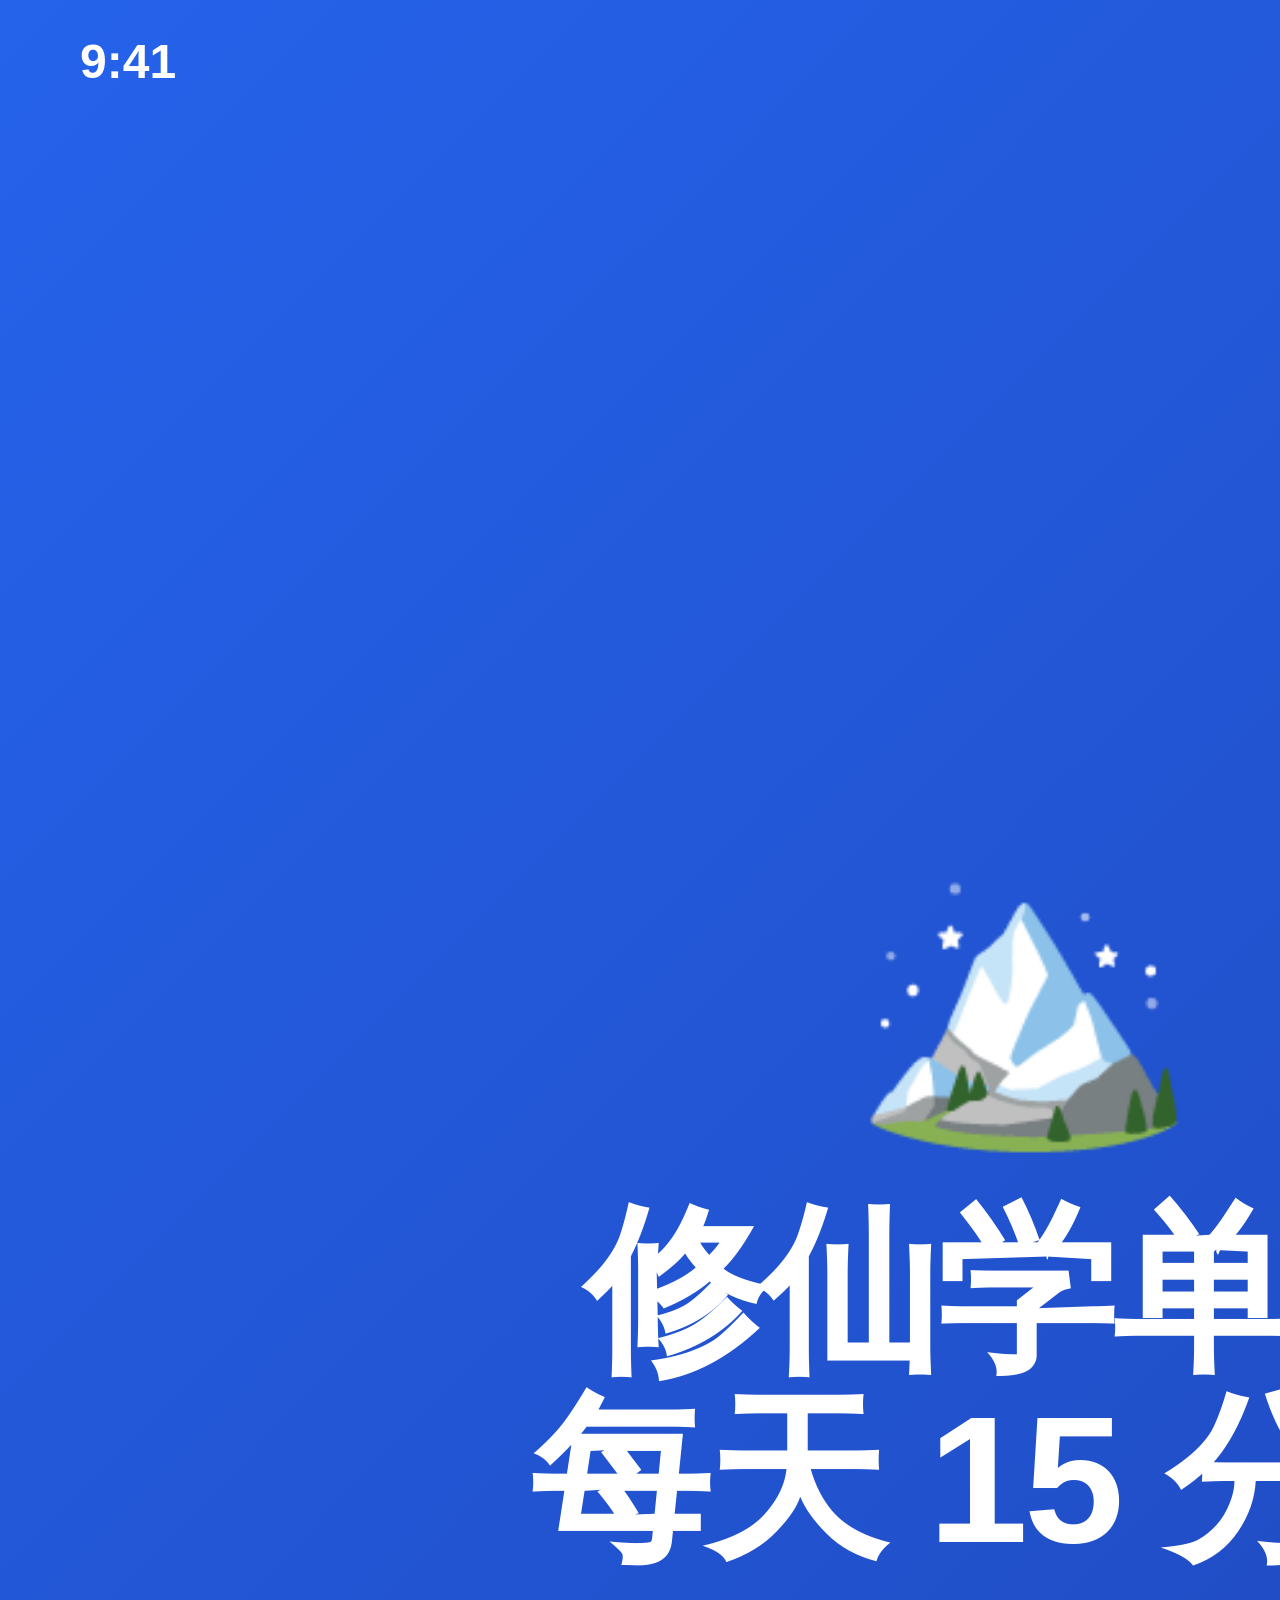
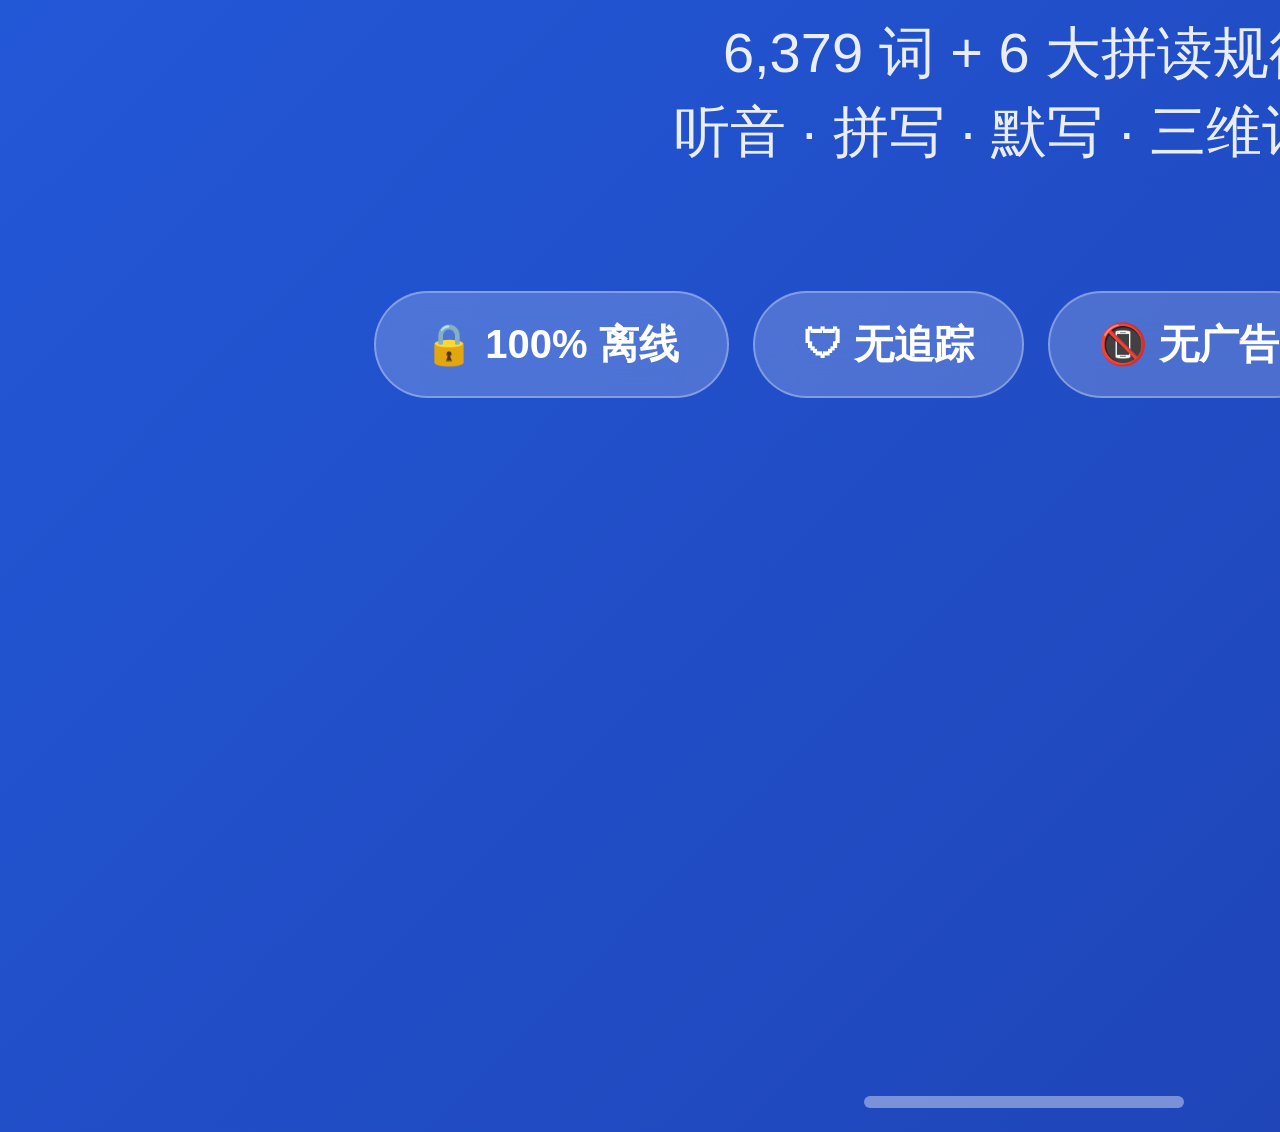
<file: screenshots/01-hero.html>
<!DOCTYPE html>
<html lang="zh-CN">
<head>
    <meta charset="UTF-8">
    <meta name="viewport" content="width=device-width, initial-scale=1.0">
    <title>EnglishSpellPad App Store 截图 — 主页 Hero</title>
    <link rel="stylesheet" href="base.css">
</head>
<body>
    <div class="screenshot bg-gradient-blue">
        <div class="status-bar dark">
            <span class="status-time">9:41</span>
            <div class="status-icons">
                <span>📶</span>
                <span>🔋</span>
            </div>
        </div>

        <div class="hero">
            <div class="hero-emoji">🏔️</div>
            <div class="hero-title">修仙学单词<br>每天 15 分钟</div>
            <div class="hero-subtitle">
                6,379 词 + 6 大拼读规律<br>
                听音 · 拼写 · 默写 · 三维记忆
            </div>

            <div class="tags">
                <div class="tag">🔒 100% 离线</div>
                <div class="tag">🛡 无追踪</div>
                <div class="tag">📵 无广告</div>
                <div class="tag">🎮 强游戏化</div>
            </div>
        </div>

        <div class="home-indicator dark"></div>
    </div>
</body>
</html>
</file>
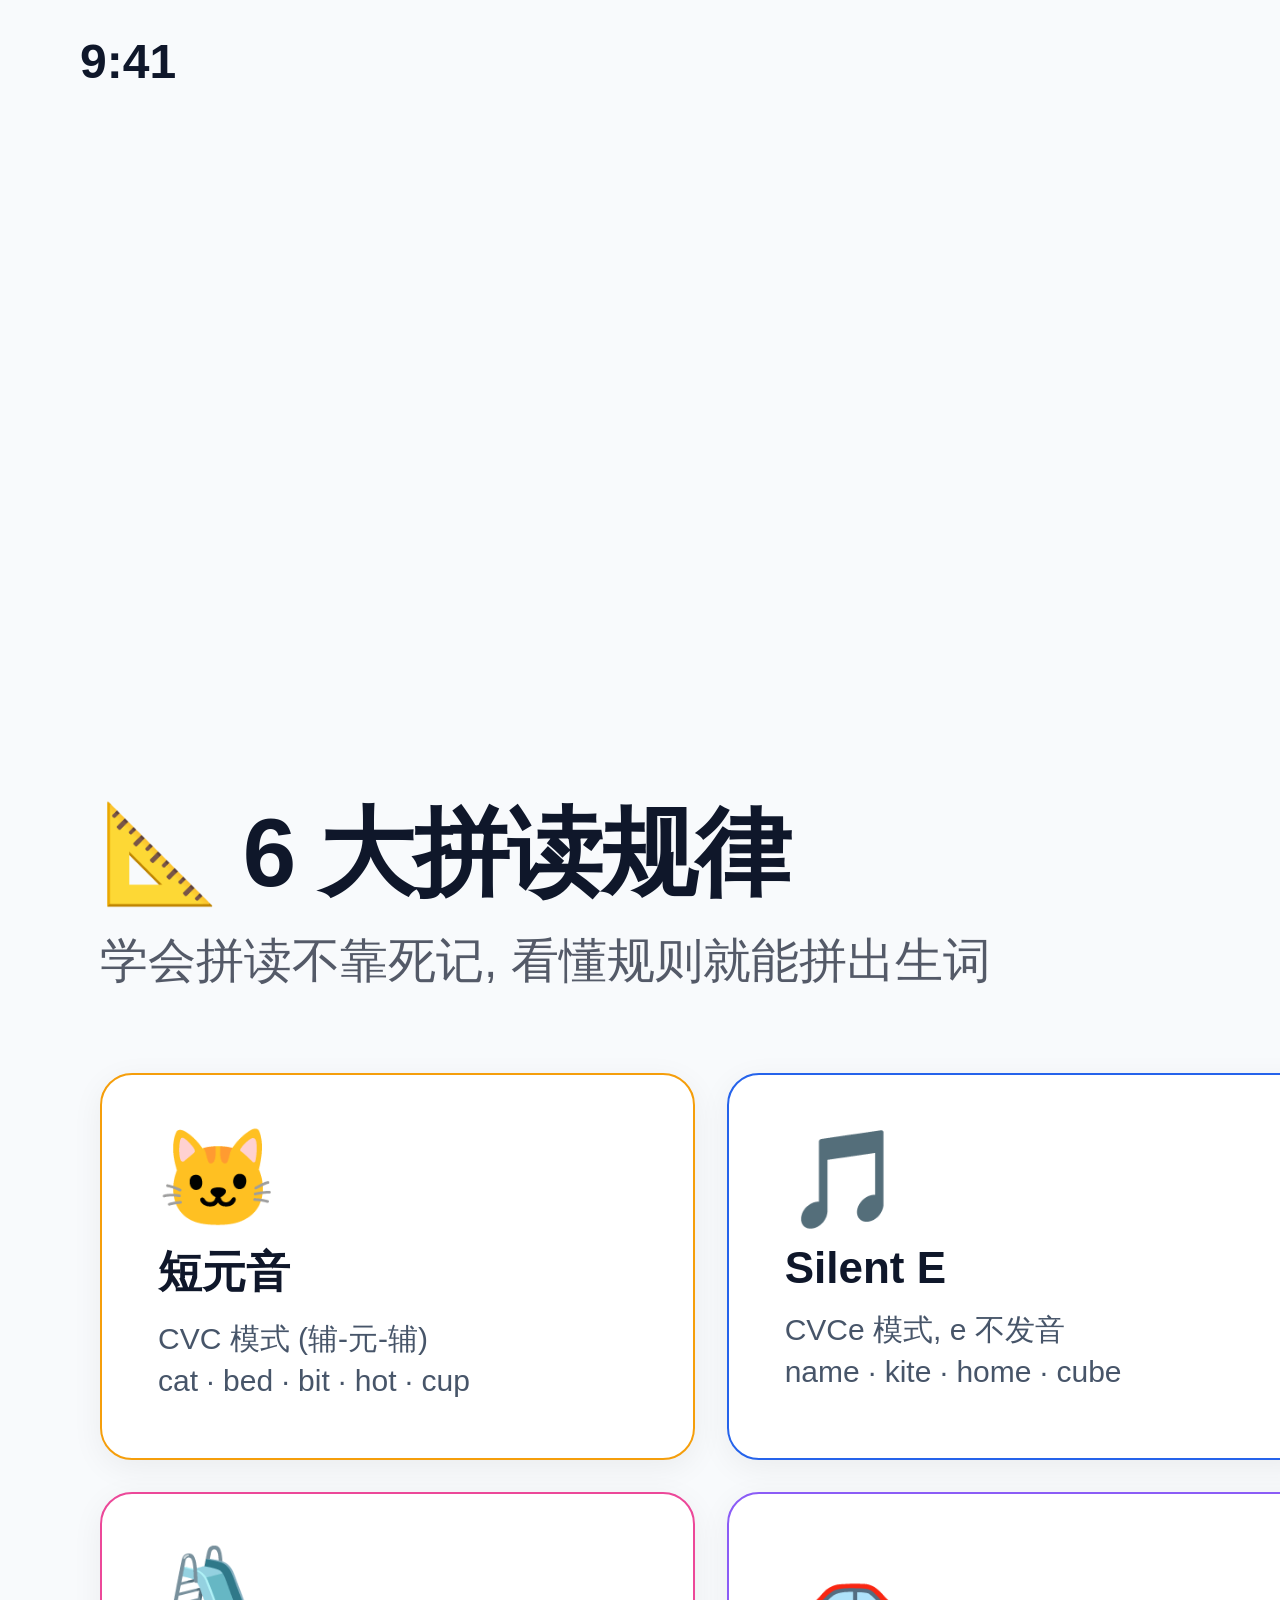
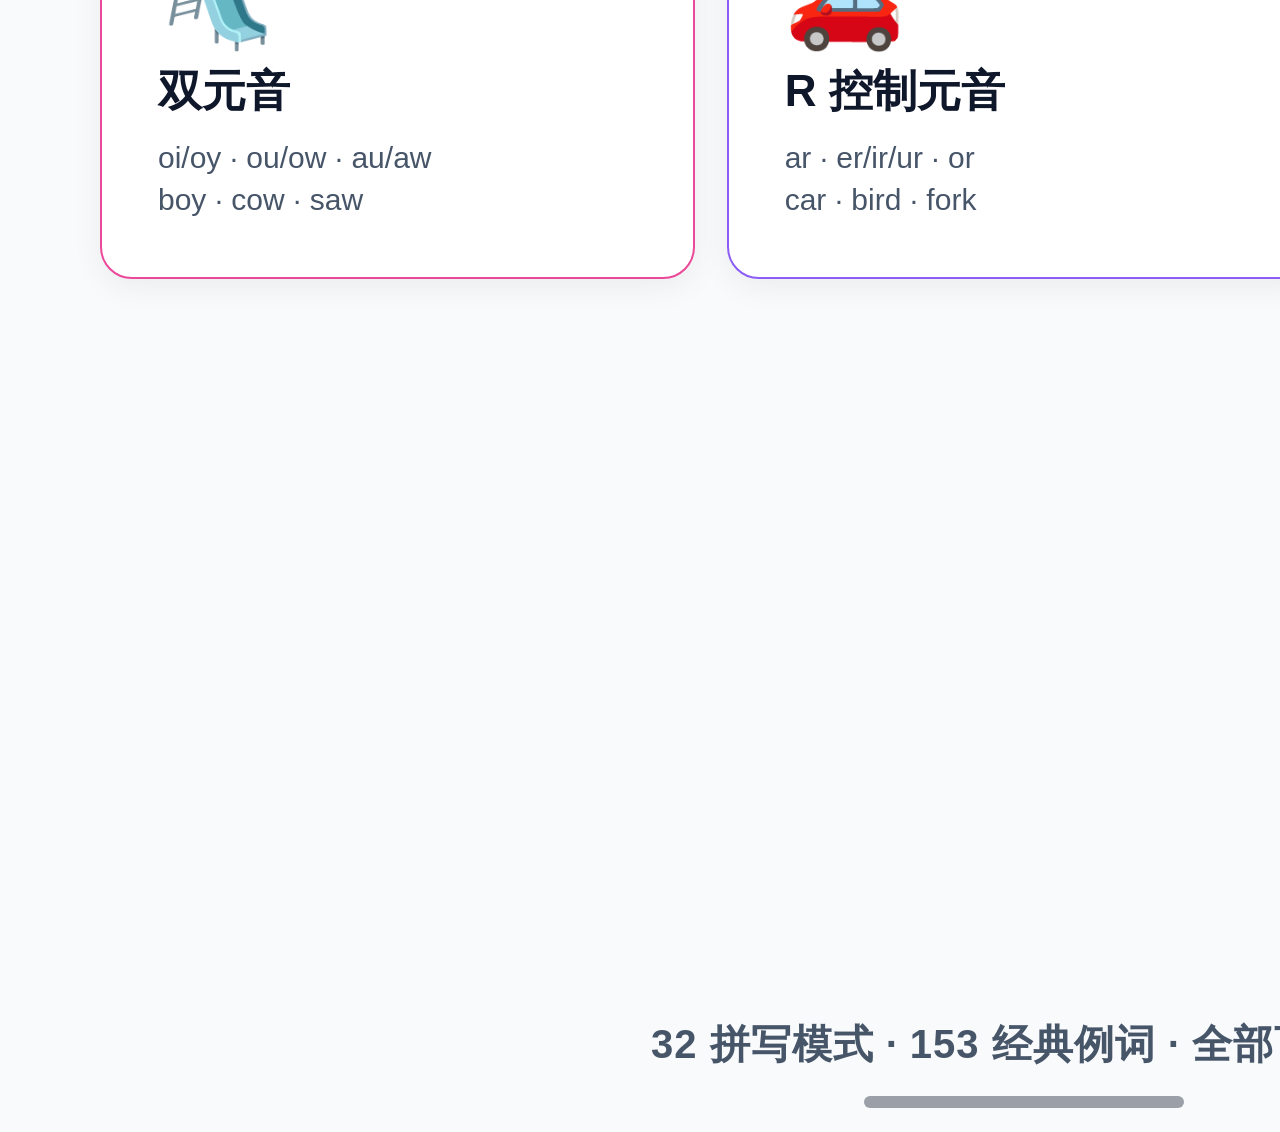
<file: screenshots/02-phonics-rules.html>
<!DOCTYPE html>
<html lang="zh-CN">
<head>
    <meta charset="UTF-8">
    <meta name="viewport" content="width=device-width, initial-scale=1.0">
    <title>EnglishSpellPad App Store 截图 — 拼读规律</title>
    <link rel="stylesheet" href="base.css">
</head>
<body>
    <div class="screenshot bg-light">
        <div class="status-bar">
            <span class="status-time">9:41</span>
            <div class="status-icons">
                <span>📶</span>
                <span>🔋</span>
            </div>
        </div>

        <div class="content">
            <div class="section-title">📐 6 大拼读规律</div>
            <div class="section-subtitle">学会拼读不靠死记, 看懂规则就能拼出生词</div>

            <div class="grid grid-3">
                <div class="feature-card" style="border-color: #f59e0b;">
                    <div class="icon">🐱</div>
                    <div class="title">短元音</div>
                    <div class="desc">CVC 模式 (辅-元-辅)<br>cat · bed · bit · hot · cup</div>
                </div>
                <div class="feature-card" style="border-color: #2563eb;">
                    <div class="icon">🎵</div>
                    <div class="title">Silent E</div>
                    <div class="desc">CVCe 模式, e 不发音<br>name · kite · home · cube</div>
                </div>
                <div class="feature-card" style="border-color: #10b981;">
                    <div class="icon">👯</div>
                    <div class="title">元音组合</div>
                    <div class="desc">ai/ay · ee/ea · igh · oa<br>rain · see · high · boat</div>
                </div>
                <div class="feature-card" style="border-color: #ec4899;">
                    <div class="icon">🛝</div>
                    <div class="title">双元音</div>
                    <div class="desc">oi/oy · ou/ow · au/aw<br>boy · cow · saw</div>
                </div>
                <div class="feature-card" style="border-color: #8b5cf6;">
                    <div class="icon">🚗</div>
                    <div class="title">R 控制元音</div>
                    <div class="desc">ar · er/ir/ur · or<br>car · bird · fork</div>
                </div>
                <div class="feature-card" style="border-color: #047857;">
                    <div class="icon">🐟</div>
                    <div class="title">辅音组合</div>
                    <div class="desc">sh · ch · th · wh · ph · ck · ng<br>ship · chair · think</div>
                </div>
            </div>
        </div>

        <div class="cta-bar">
            <div class="cta-url dark">32 拼写模式 · 153 经典例词 · 全部可朗读</div>
        </div>

        <div class="home-indicator"></div>
    </div>
</body>
</html>
</file>
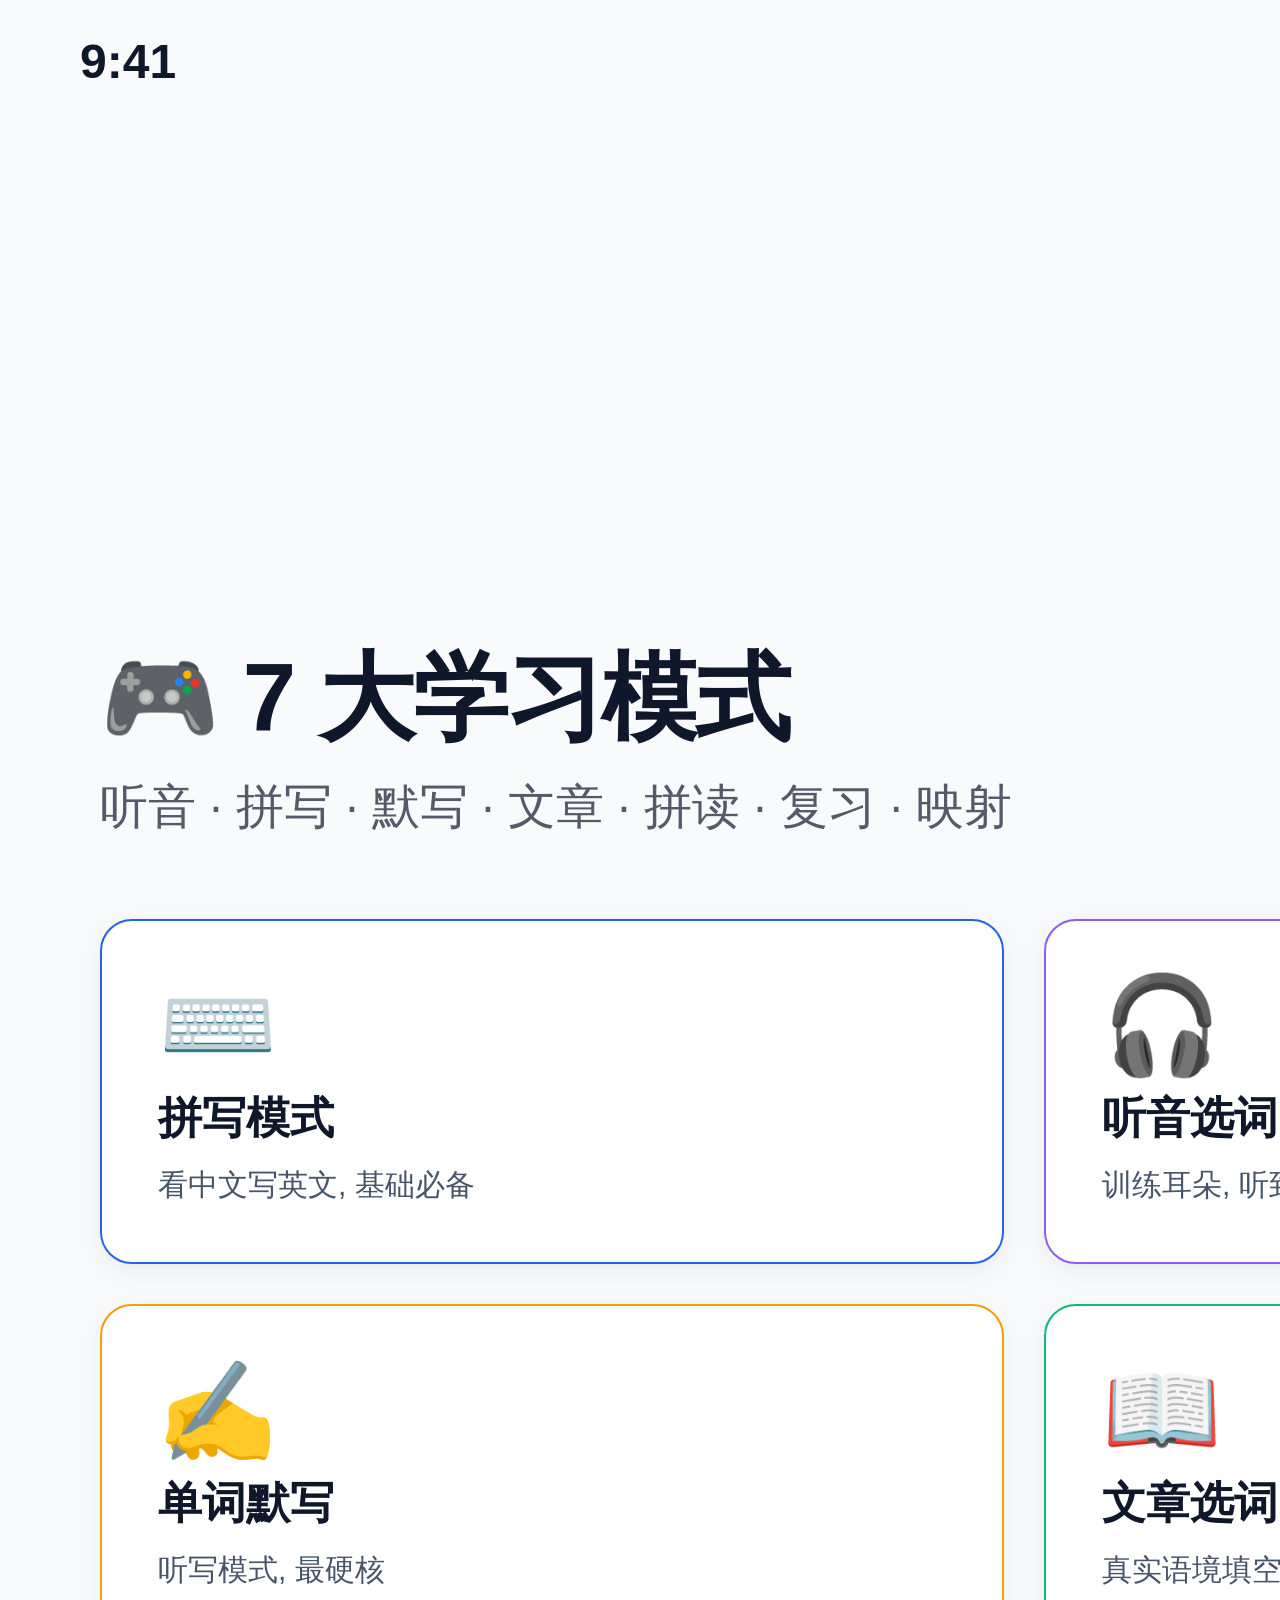
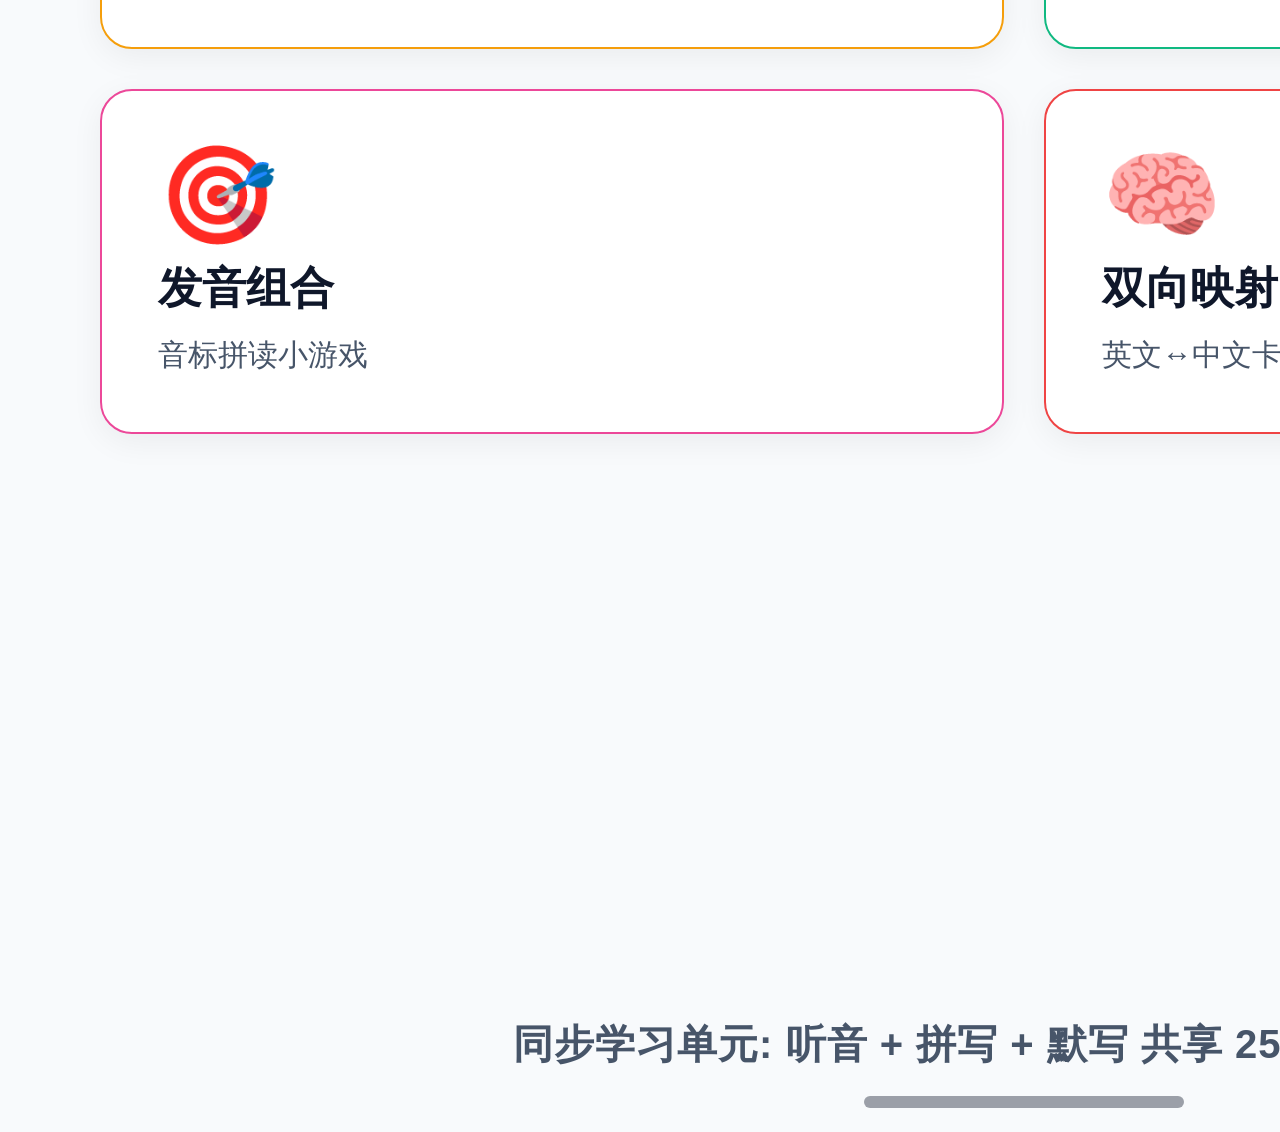
<file: screenshots/03-modes.html>
<!DOCTYPE html>
<html lang="zh-CN">
<head>
    <meta charset="UTF-8">
    <meta name="viewport" content="width=device-width, initial-scale=1.0">
    <title>EnglishSpellPad App Store 截图 — 7 大学习模式</title>
    <link rel="stylesheet" href="base.css">
</head>
<body>
    <div class="screenshot bg-light">
        <div class="status-bar">
            <span class="status-time">9:41</span>
            <div class="status-icons">
                <span>📶</span>
                <span>🔋</span>
            </div>
        </div>

        <div class="content">
            <div class="section-title">🎮 7 大学习模式</div>
            <div class="section-subtitle">听音 · 拼写 · 默写 · 文章 · 拼读 · 复习 · 映射</div>

            <div class="grid grid-2" style="gap: 40px;">
                <div class="feature-card" style="border-color: #2563eb;">
                    <div class="icon">⌨️</div>
                    <div class="title">拼写模式</div>
                    <div class="desc">看中文写英文, 基础必备</div>
                </div>
                <div class="feature-card" style="border-color: #8b5cf6;">
                    <div class="icon">🎧</div>
                    <div class="title">听音选词</div>
                    <div class="desc">训练耳朵, 听到拼对</div>
                </div>
                <div class="feature-card" style="border-color: #f59e0b;">
                    <div class="icon">✍️</div>
                    <div class="title">单词默写</div>
                    <div class="desc">听写模式, 最硬核</div>
                </div>
                <div class="feature-card" style="border-color: #10b981;">
                    <div class="icon">📖</div>
                    <div class="title">文章选词</div>
                    <div class="desc">真实语境填空</div>
                </div>
                <div class="feature-card" style="border-color: #ec4899;">
                    <div class="icon">🎯</div>
                    <div class="title">发音组合</div>
                    <div class="desc">音标拼读小游戏</div>
                </div>
                <div class="feature-card" style="border-color: #ef4444;">
                    <div class="icon">🧠</div>
                    <div class="title">双向映射</div>
                    <div class="desc">英文↔中文卡片配对</div>
                </div>
            </div>
        </div>

        <div class="cta-bar">
            <div class="cta-url dark">同步学习单元: 听音 + 拼写 + 默写 共享 25 词 · 三维记忆</div>
        </div>

        <div class="home-indicator"></div>
    </div>
</body>
</html>
</file>
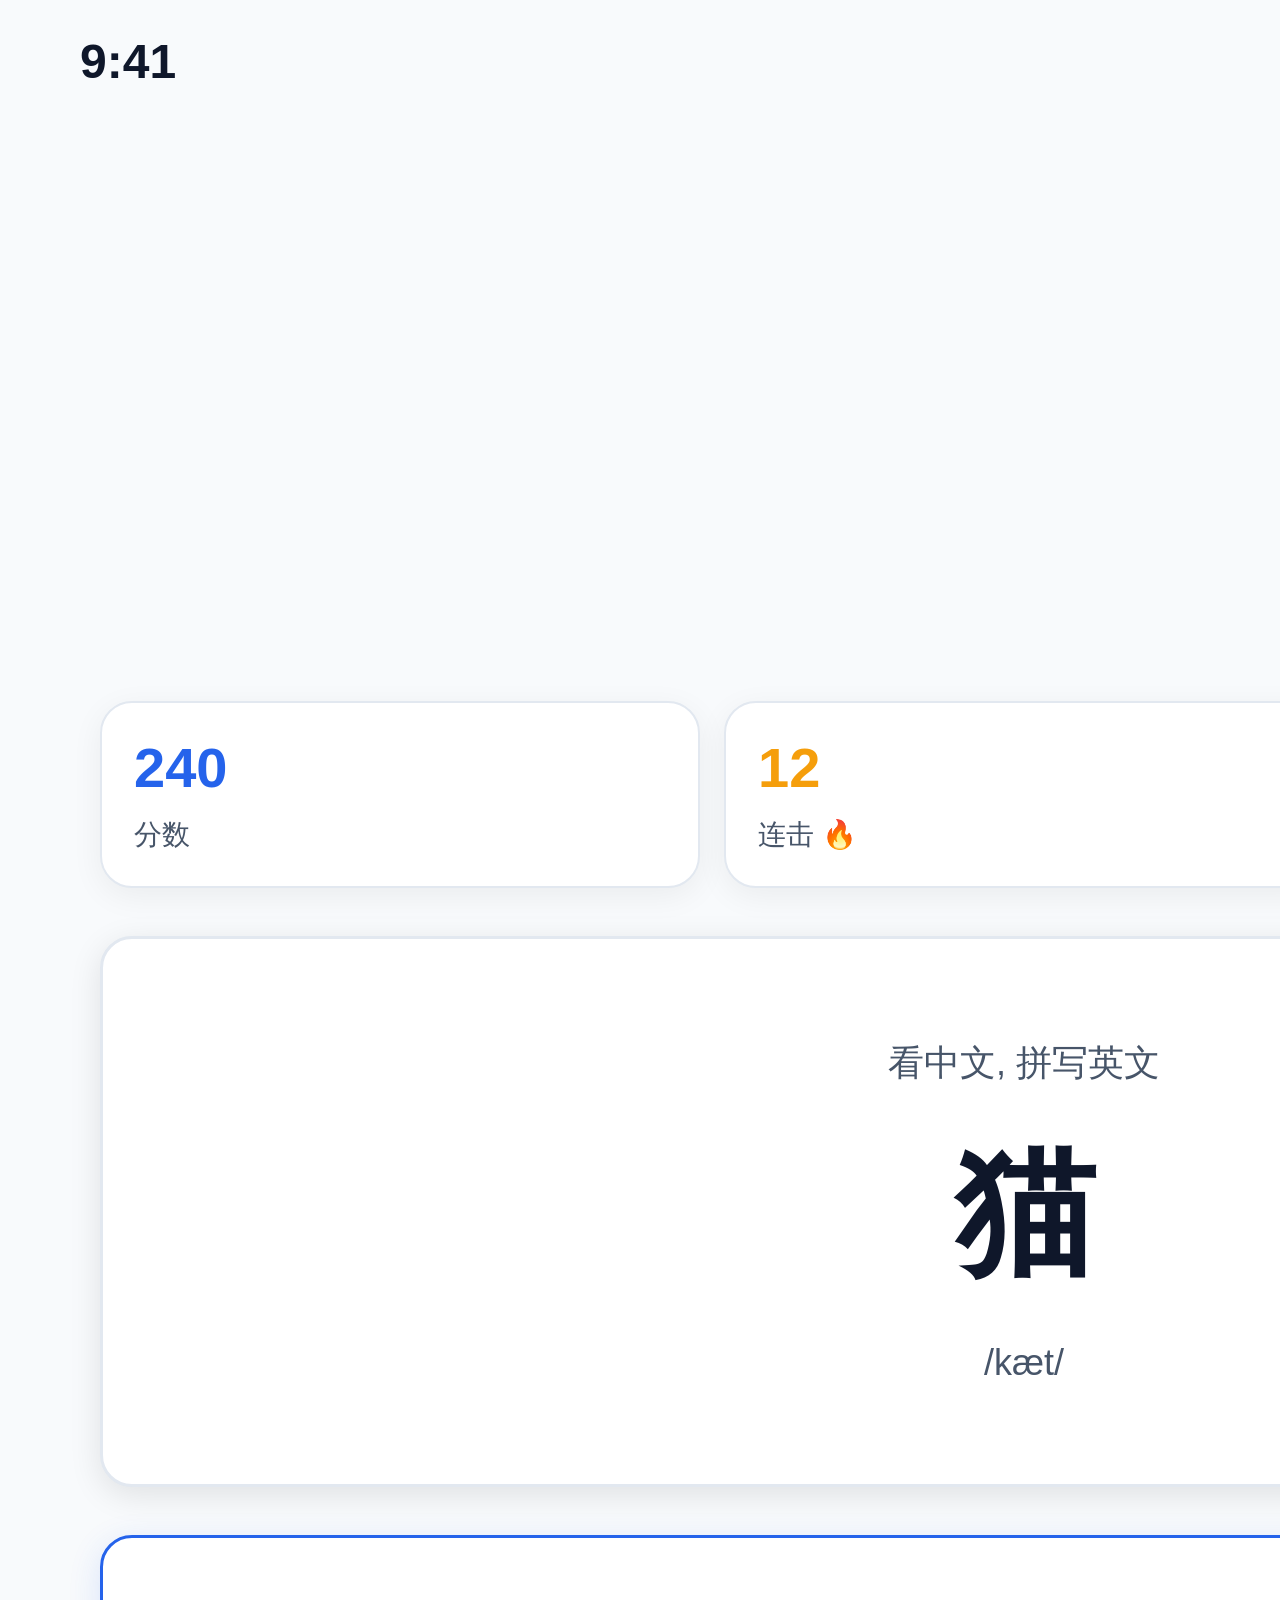
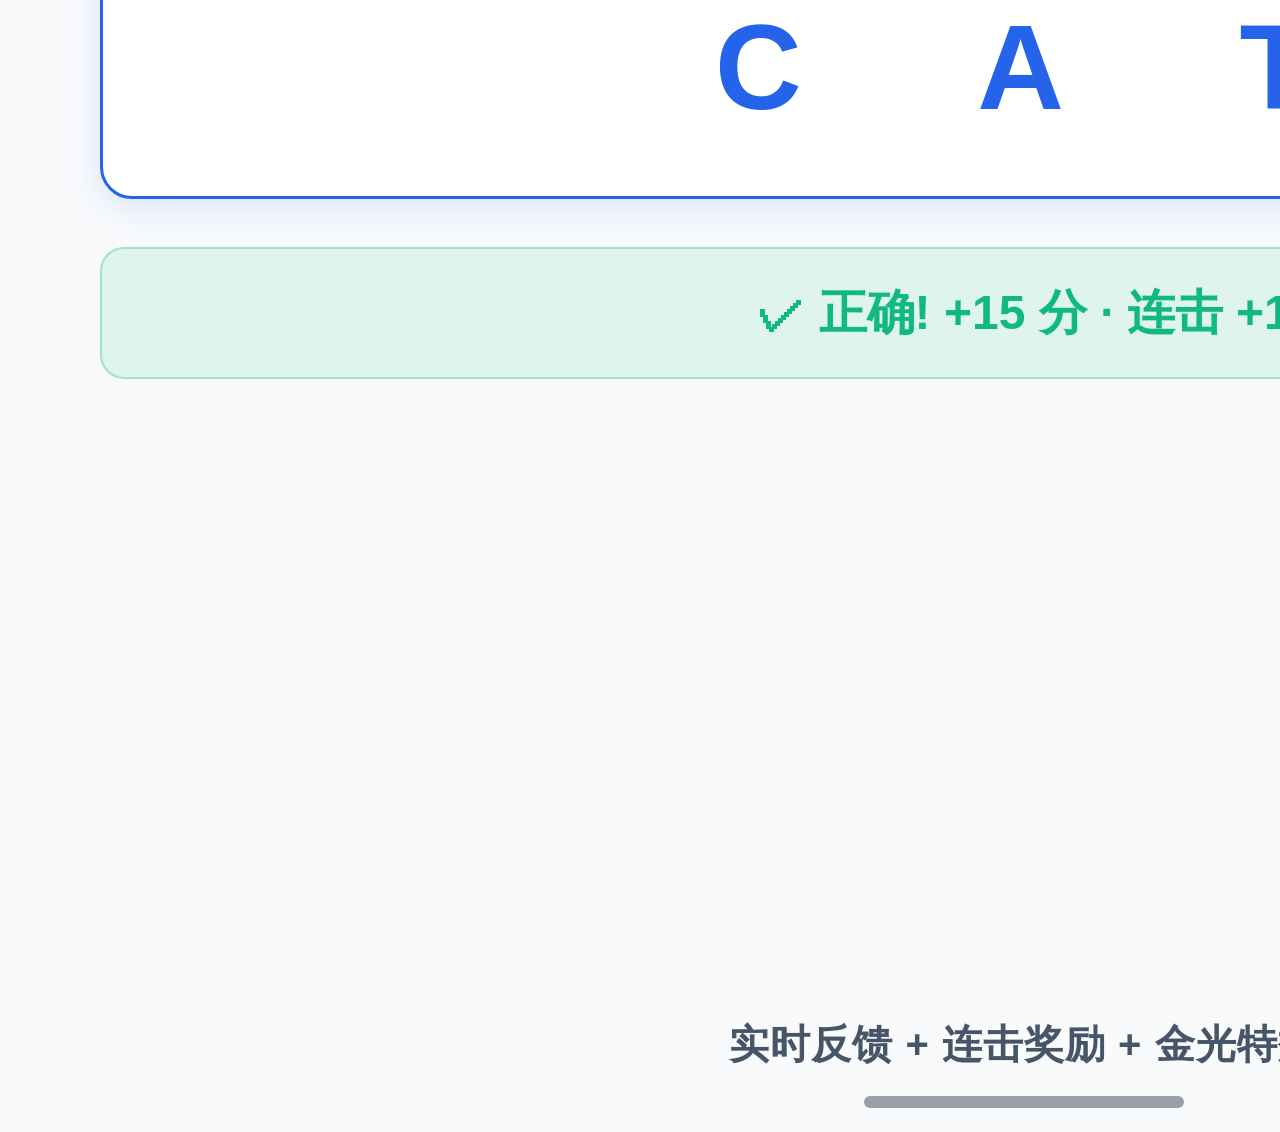
<file: screenshots/04-spelling-game.html>
<!DOCTYPE html>
<html lang="zh-CN">
<head>
    <meta charset="UTF-8">
    <meta name="viewport" content="width=device-width, initial-scale=1.0">
    <title>EnglishSpellPad App Store 截图 — 拼写游戏</title>
    <link rel="stylesheet" href="base.css">
</head>
<body>
    <div class="screenshot bg-light">
        <div class="status-bar">
            <span class="status-time">9:41</span>
            <div class="status-icons">
                <span>📶</span>
                <span>🔋</span>
            </div>
        </div>

        <div class="content">
            <!-- 顶部 HUD -->
            <div style="display: flex; gap: 24px; margin-bottom: 48px;">
                <div class="feature-card" style="flex: 1; padding: 32px;">
                    <div style="font-size: 56px; font-weight: 800; color: var(--primary);">240</div>
                    <div style="font-size: 28px; color: var(--text-secondary);">分数</div>
                </div>
                <div class="feature-card" style="flex: 1; padding: 32px;">
                    <div style="font-size: 56px; font-weight: 800; color: var(--accent);">12</div>
                    <div style="font-size: 28px; color: var(--text-secondary);">连击 🔥</div>
                </div>
                <div class="feature-card" style="flex: 1; padding: 32px;">
                    <div style="font-size: 56px; font-weight: 800; color: var(--success);">17/25</div>
                    <div style="font-size: 28px; color: var(--text-secondary);">进度</div>
                </div>
            </div>

            <!-- 当前单词卡 -->
            <div class="word-card" style="padding: 100px 60px;">
                <div style="font-size: 36px; color: var(--text-secondary); margin-bottom: 16px;">看中文, 拼写英文</div>
                <div style="font-size: 140px; font-weight: 800; color: var(--text); letter-spacing: -2px;">猫</div>
                <div style="font-size: 36px; color: var(--text-secondary); margin-top: 16px;">/kæt/</div>
            </div>

            <!-- 输入框 mock -->
            <div style="background: white; border-radius: 32px; padding: 60px; margin-top: 48px; border: 3px solid var(--primary); box-shadow: 0 8px 32px rgba(37, 99, 235, 0.15);">
                <div style="display: flex; justify-content: center; gap: 20px; font-size: 120px; font-weight: 800; color: var(--primary); letter-spacing: 20px;">
                    C &nbsp; A &nbsp; T
                </div>
            </div>

            <!-- 提示条 -->
            <div style="margin-top: 48px; text-align: center; padding: 32px; background: rgba(16, 185, 129, 0.1); border-radius: 24px; border: 2px solid rgba(16, 185, 129, 0.3);">
                <div style="font-size: 48px; color: var(--success); font-weight: 700;">✓ 正确! +15 分 · 连击 +1</div>
            </div>
        </div>

        <div class="cta-bar">
            <div class="cta-url dark">实时反馈 + 连击奖励 + 金光特效</div>
        </div>

        <div class="home-indicator"></div>
    </div>
</body>
</html>
</file>
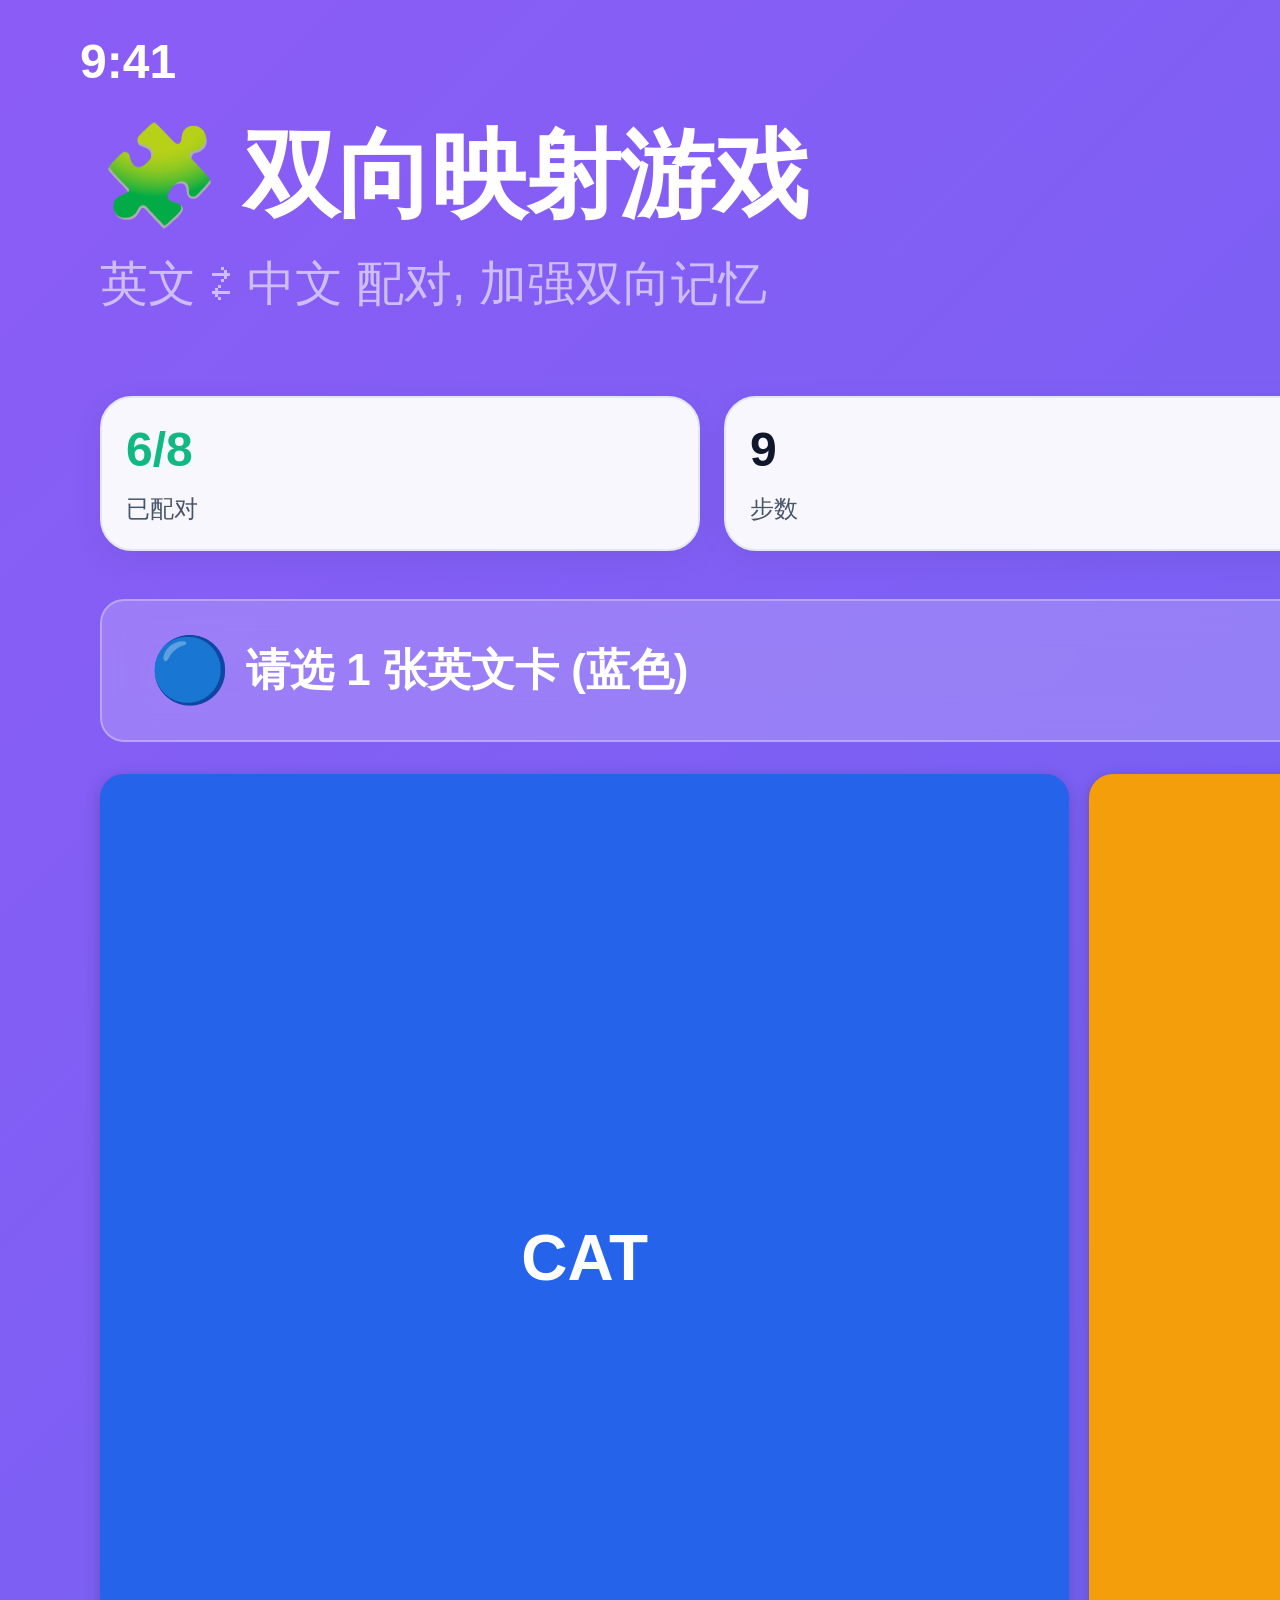
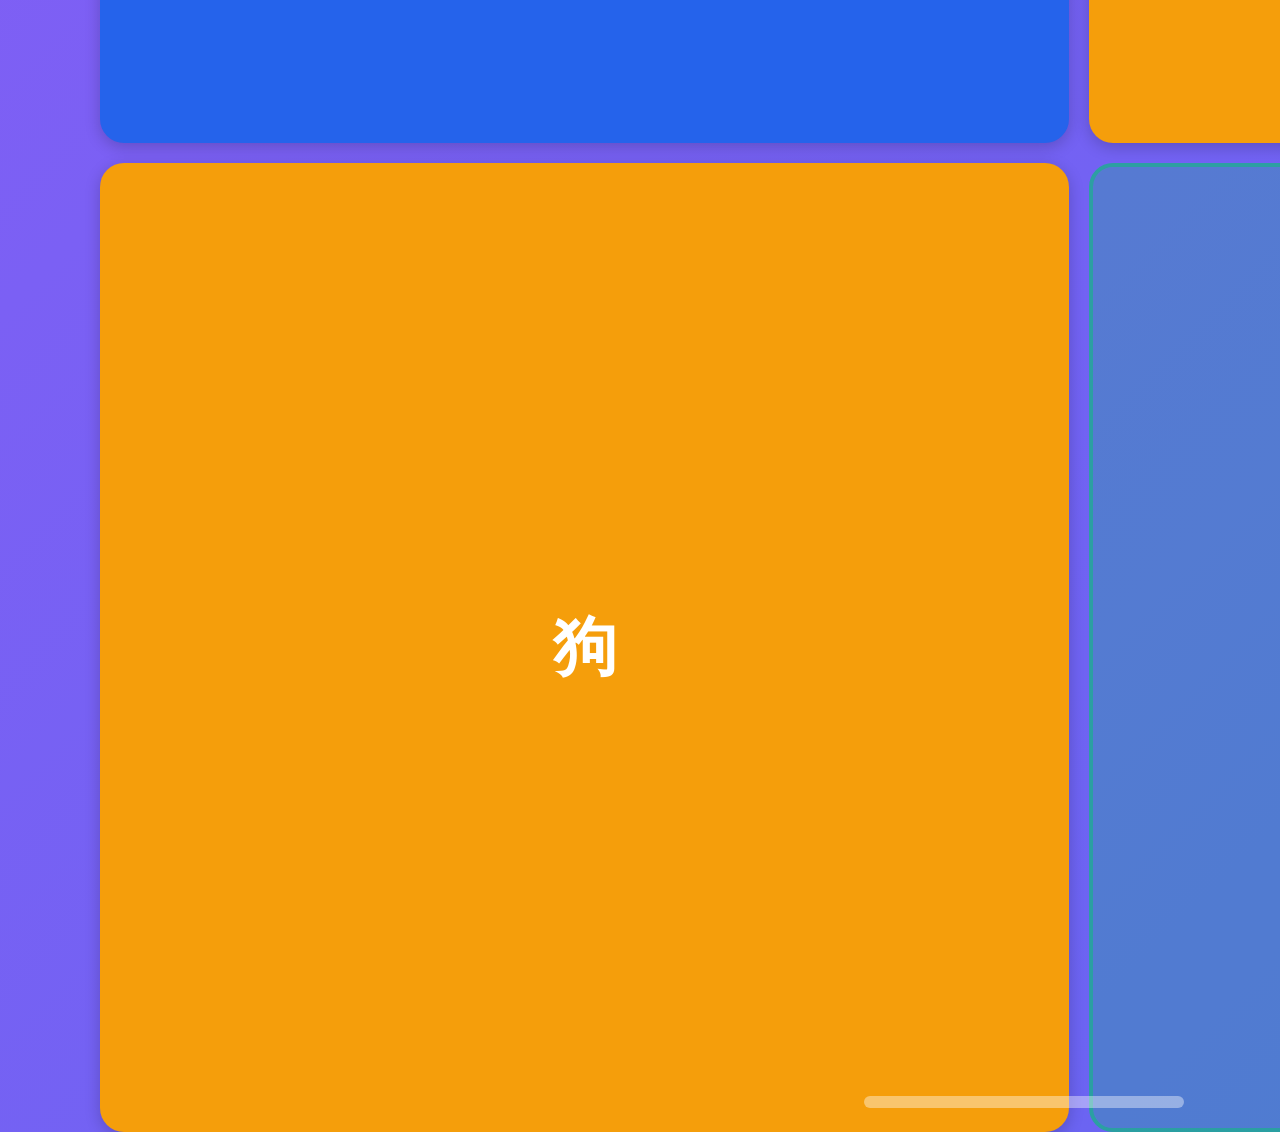
<file: screenshots/05-memory-match.html>
<!DOCTYPE html>
<html lang="zh-CN">
<head>
    <meta charset="UTF-8">
    <meta name="viewport" content="width=device-width, initial-scale=1.0">
    <title>EnglishSpellPad App Store 截图 — 双向映射</title>
    <link rel="stylesheet" href="base.css">
</head>
<body>
    <div class="screenshot bg-gradient-purple">
        <div class="status-bar dark">
            <span class="status-time">9:41</span>
            <div class="status-icons">
                <span>📶</span>
                <span>🔋</span>
            </div>
        </div>

        <div class="content" style="color: white;">
            <div class="section-title" style="color: white;">🧩 双向映射游戏</div>
            <div class="section-subtitle" style="color: rgba(255,255,255,0.85);">英文 ⇄ 中文 配对, 加强双向记忆</div>

            <!-- 顶部 HUD -->
            <div style="display: flex; gap: 24px; margin-bottom: 48px;">
                <div class="feature-card" style="flex: 1; padding: 24px; background: rgba(255,255,255,0.95);">
                    <div style="font-size: 48px; font-weight: 800; color: var(--success);">6/8</div>
                    <div style="font-size: 24px; color: var(--text-secondary);">已配对</div>
                </div>
                <div class="feature-card" style="flex: 1; padding: 24px; background: rgba(255,255,255,0.95);">
                    <div style="font-size: 48px; font-weight: 800; color: var(--text);">9</div>
                    <div style="font-size: 24px; color: var(--text-secondary);">步数</div>
                </div>
                <div class="feature-card" style="flex: 1; padding: 24px; background: rgba(255,255,255,0.95);">
                    <div style="font-size: 48px; font-weight: 800; color: var(--text);">0:42</div>
                    <div style="font-size: 24px; color: var(--text-secondary);">用时</div>
                </div>
            </div>

            <!-- 状态条 -->
            <div style="background: rgba(255,255,255,0.2); backdrop-filter: blur(20px); padding: 32px 48px; border-radius: 24px; margin-bottom: 32px; display: flex; align-items: center; gap: 16px; border: 2px solid rgba(255,255,255,0.3);">
                <div style="font-size: 64px;">🔵</div>
                <div style="font-size: 44px; font-weight: 700;">请选 1 张英文卡 (蓝色)</div>
            </div>

            <!-- 卡片 4x4 mock -->
            <div style="display: grid; grid-template-columns: repeat(4, 1fr); gap: 20px; flex: 1;">
                <!-- 第 1 行 -->
                <div style="aspect-ratio: 1; background: #2563eb; border-radius: 24px; display: flex; align-items: center; justify-content: center; font-size: 64px; color: white; font-weight: 800; box-shadow: 0 4px 16px rgba(0,0,0,0.2);">CAT</div>
                <div style="aspect-ratio: 1; background: #f59e0b; border-radius: 24px; display: flex; align-items: center; justify-content: center; font-size: 64px; color: white; font-weight: 800; box-shadow: 0 4px 16px rgba(0,0,0,0.2);">猫</div>
                <div style="aspect-ratio: 1; background: #2563eb; border-radius: 24px; display: flex; align-items: center; justify-content: center; font-size: 64px; color: white; font-weight: 800; box-shadow: 0 4px 16px rgba(0,0,0,0.2);">DOG</div>
                <div style="aspect-ratio: 1; background: rgba(255,255,255,0.15); border-radius: 24px; display: flex; align-items: center; justify-content: center; font-size: 80px; color: white;">❓</div>
                <!-- 第 2 行 -->
                <div style="aspect-ratio: 1; background: #f59e0b; border-radius: 24px; display: flex; align-items: center; justify-content: center; font-size: 64px; color: white; font-weight: 800; box-shadow: 0 4px 16px rgba(0,0,0,0.2);">狗</div>
                <div style="aspect-ratio: 1; background: rgba(16, 185, 129, 0.4); border-radius: 24px; display: flex; align-items: center; justify-content: center; font-size: 64px; color: white; font-weight: 800; border: 4px solid #10b981; opacity: 0.7;">✓</div>
                <div style="aspect-ratio: 1; background: rgba(255,255,255,0.15); border-radius: 24px; display: flex; align-items: center; justify-content: center; font-size: 80px; color: white;">❓</div>
                <div style="aspect-ratio: 1; background: rgba(255,255,255,0.15); border-radius: 24px; display: flex; align-items: center; justify-content: center; font-size: 80px; color: white;">❓</div>
            </div>
        </div>

        <div class="home-indicator dark"></div>
    </div>
</body>
</html>
</file>
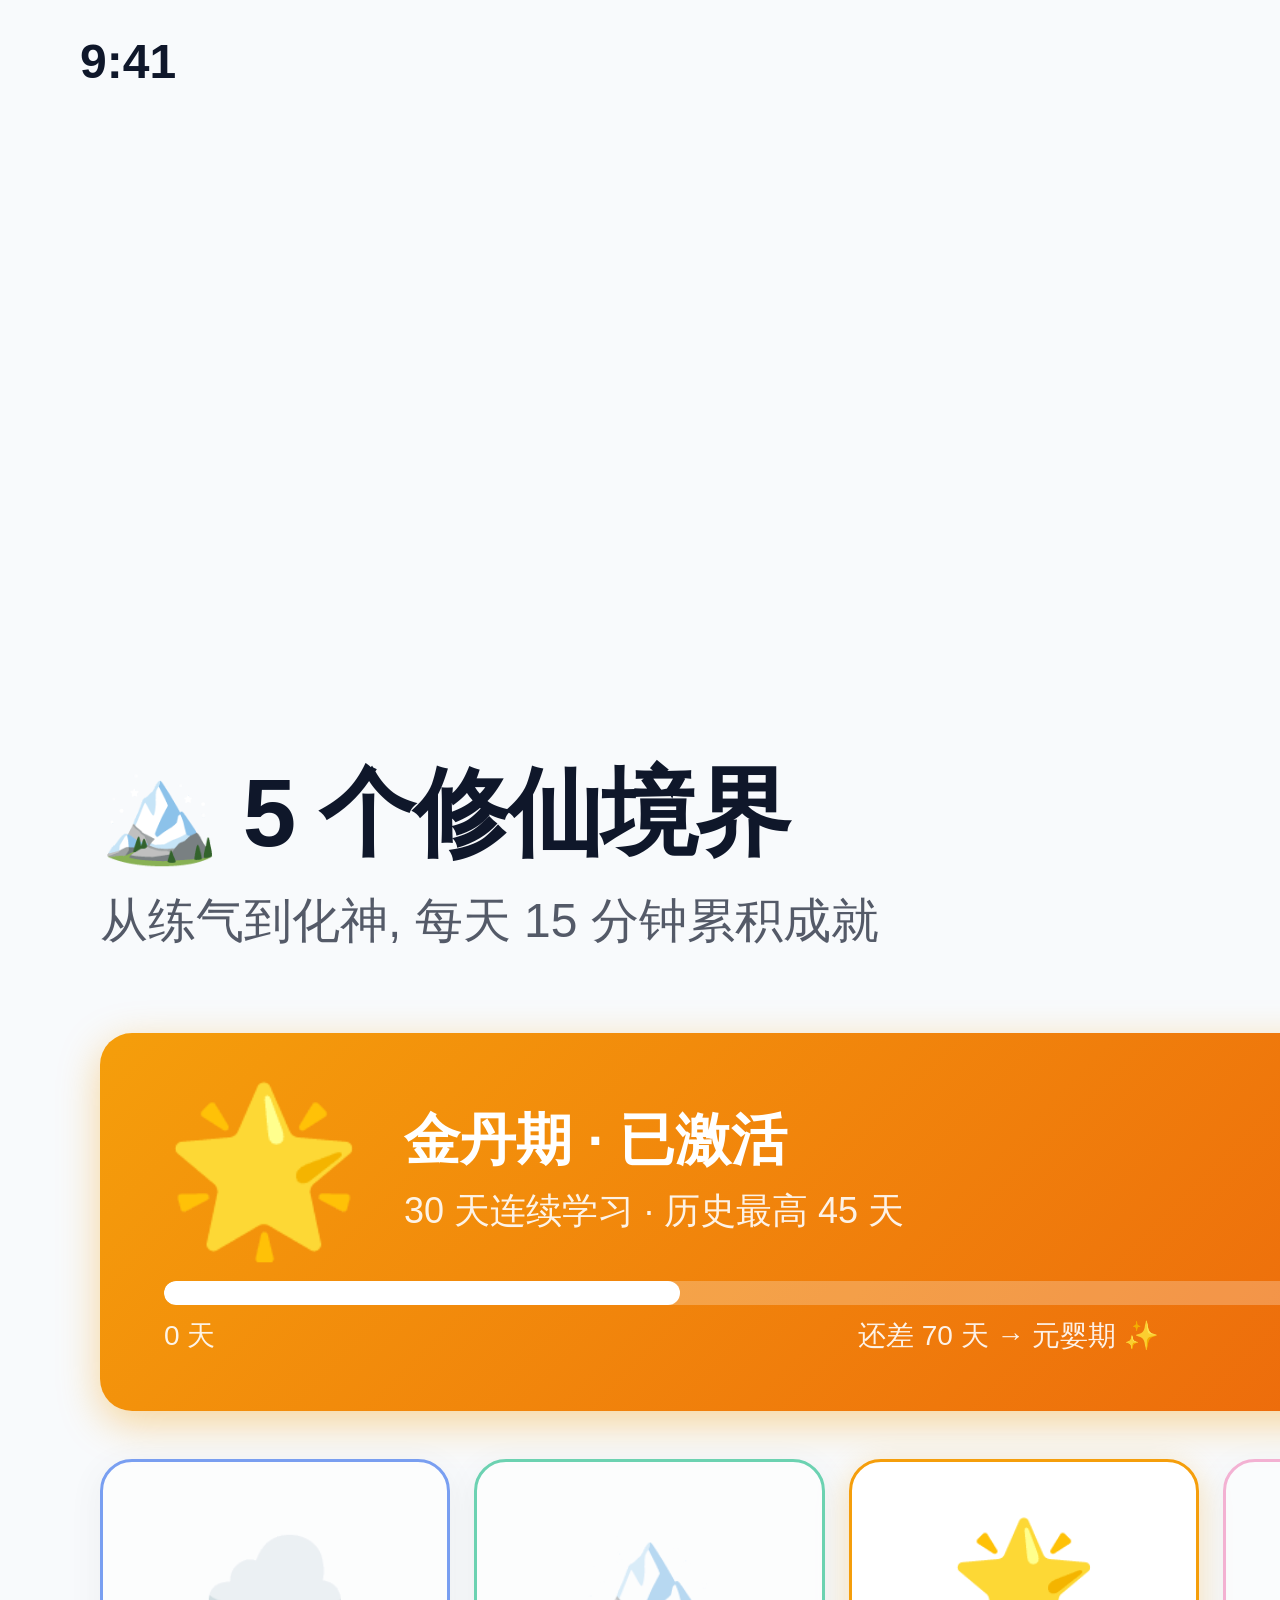
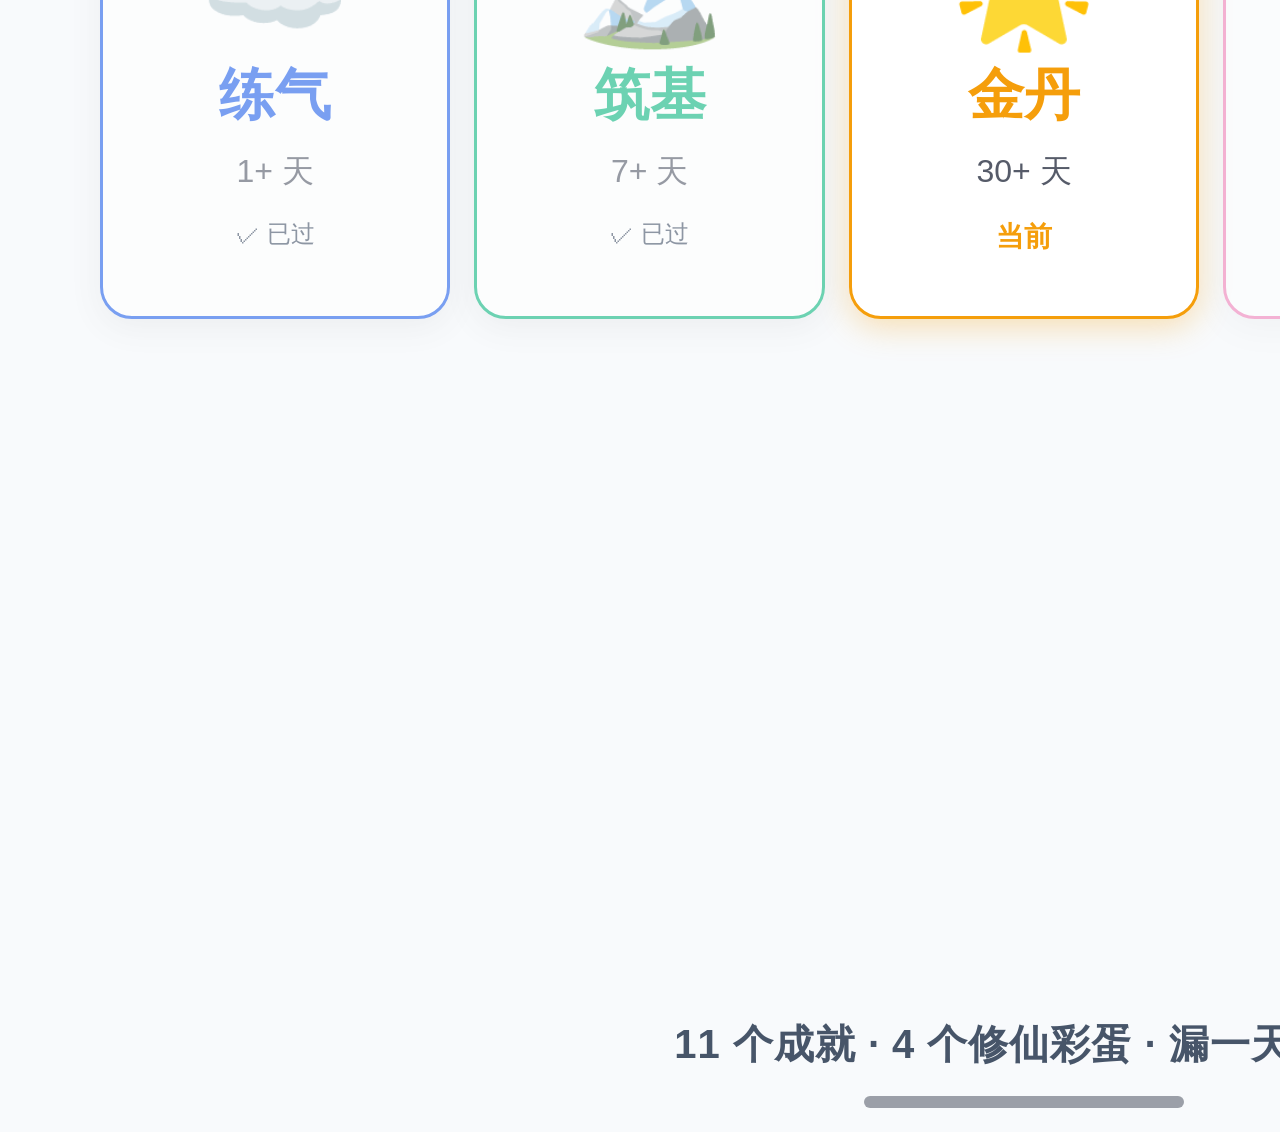
<file: screenshots/06-realms.html>
<!DOCTYPE html>
<html lang="zh-CN">
<head>
    <meta charset="UTF-8">
    <meta name="viewport" content="width=device-width, initial-scale=1.0">
    <title>EnglishSpellPad App Store 截图 — 修仙境界进度</title>
    <link rel="stylesheet" href="base.css">
</head>
<body>
    <div class="screenshot bg-light">
        <div class="status-bar">
            <span class="status-time">9:41</span>
            <div class="status-icons">
                <span>📶</span>
                <span>🔋</span>
            </div>
        </div>

        <div class="content">
            <div class="section-title">🏔️ 5 个修仙境界</div>
            <div class="section-subtitle">从练气到化神, 每天 15 分钟累积成就</div>

            <!-- 当前境界卡 -->
            <div style="background: linear-gradient(135deg, #f59e0b 0%, #ea580c 100%); border-radius: 32px; padding: 56px 64px; margin-bottom: 48px; color: white; box-shadow: 0 12px 40px rgba(245, 158, 11, 0.4);">
                <div style="display: flex; align-items: center; gap: 40px;">
                    <div style="font-size: 160px; line-height: 1;">🌟</div>
                    <div style="flex: 1;">
                        <div style="font-size: 56px; font-weight: 800;">金丹期 · 已激活</div>
                        <div style="font-size: 36px; opacity: 0.9; margin-top: 8px;">30 天连续学习 · 历史最高 45 天</div>
                    </div>
                    <div style="text-align: right;">
                        <div style="font-size: 120px; font-weight: 900; line-height: 1;">30</div>
                        <div style="font-size: 28px; opacity: 0.85;">天</div>
                    </div>
                </div>
                <!-- 进度条 -->
                <div style="margin-top: 32px; background: rgba(255,255,255,0.25); height: 24px; border-radius: 12px; overflow: hidden;">
                    <div style="background: white; height: 100%; width: 30%; border-radius: 12px;"></div>
                </div>
                <div style="display: flex; justify-content: space-between; margin-top: 12px; font-size: 28px; opacity: 0.9;">
                    <span>0 天</span>
                    <span>还差 70 天 → 元婴期 ✨</span>
                    <span>100 天</span>
                </div>
            </div>

            <!-- 5 境界卡 -->
            <div style="display: grid; grid-template-columns: repeat(5, 1fr); gap: 24px;">
                <div class="realm-card" style="border-color: #2563eb; opacity: 0.6;">
                    <div class="realm-emoji">☁️</div>
                    <div class="realm-name" style="color: #2563eb;">练气</div>
                    <div class="realm-days">1+ 天</div>
                    <div style="font-size: 24px; color: var(--text-secondary); margin-top: 8px;">✓ 已过</div>
                </div>
                <div class="realm-card" style="border-color: #10b981; opacity: 0.6;">
                    <div class="realm-emoji">🏔️</div>
                    <div class="realm-name" style="color: #10b981;">筑基</div>
                    <div class="realm-days">7+ 天</div>
                    <div style="font-size: 24px; color: var(--text-secondary); margin-top: 8px;">✓ 已过</div>
                </div>
                <div class="realm-card" style="border-color: #f59e0b; box-shadow: 0 8px 32px rgba(245, 158, 11, 0.3);">
                    <div class="realm-emoji">🌟</div>
                    <div class="realm-name" style="color: #f59e0b;">金丹</div>
                    <div class="realm-days">30+ 天</div>
                    <div style="font-size: 28px; color: var(--accent); font-weight: 700; margin-top: 8px;">当前</div>
                </div>
                <div class="realm-card" style="border-color: #ec4899; opacity: 0.4;">
                    <div class="realm-emoji">✨</div>
                    <div class="realm-name" style="color: #ec4899;">元婴</div>
                    <div class="realm-days">100+ 天</div>
                    <div style="font-size: 24px; color: var(--text-secondary); margin-top: 8px;">🔒</div>
                </div>
                <div class="realm-card" style="border-color: #ef4444; opacity: 0.4;">
                    <div class="realm-emoji">👑</div>
                    <div class="realm-name" style="color: #ef4444;">化神</div>
                    <div class="realm-days">365+ 天</div>
                    <div style="font-size: 24px; color: var(--text-secondary); margin-top: 8px;">🔒</div>
                </div>
            </div>
        </div>

        <div class="cta-bar">
            <div class="cta-url dark">11 个成就 · 4 个修仙彩蛋 · 漏一天归零</div>
        </div>

        <div class="home-indicator"></div>
    </div>
</body>
</html>
</file>
<file: screenshots/base.css>
/* EnglishSpellPad App Store 截图模板 - 共享样式 */
/* iPad 12.9" 2048×2732 (3:4 竖屏) */

:root {
    /* 主色 */
    --primary: #2563eb;
    --primary-light: #3b82f6;
    --primary-dark: #1e40af;
    --accent: #f59e0b;
    --success: #10b981;
    --danger: #ef4444;
    --purple: #8b5cf6;
    --pink: #ec4899;

    /* 中性 */
    --text: #0f172a;
    --text-secondary: #475569;
    --bg: #fafaf9;
    --card: #ffffff;
    --border: #e2e8f0;
}

* { box-sizing: border-box; margin: 0; padding: 0; }

body {
    font-family: -apple-system, BlinkMacSystemFont, "SF Pro Display", "SF Pro Text", "PingFang SC", "Microsoft YaHei", sans-serif;
    -webkit-font-smoothing: antialiased;
    background: var(--bg);
    color: var(--text);
}

/* iPad 12.9" 截图容器 - 固定 2048×2732 */
.screenshot {
    width: 2048px;
    height: 2732px;
    position: relative;
    overflow: hidden;
    background: var(--bg);
    /* 安全区: 顶部 200px 状态栏, 底部 200px home indicator */
    display: flex;
    flex-direction: column;
}

/* 顶部状态栏 mock (122px iPad status bar) */
.status-bar {
    height: 122px;
    display: flex;
    justify-content: space-between;
    align-items: center;
    padding: 0 80px;
    font-size: 48px;
    font-weight: 600;
    color: var(--text);
    flex-shrink: 0;
}

.status-bar.dark {
    color: white;
}

.status-time { font-weight: 700; }

.status-icons {
    display: flex;
    gap: 24px;
    align-items: center;
}

/* 顶部 header (app 名 + icon) */
.header {
    display: flex;
    align-items: center;
    gap: 40px;
    padding: 80px;
    flex-shrink: 0;
}

.header .app-icon {
    width: 180px;
    height: 180px;
    border-radius: 40px;
    background: linear-gradient(135deg, var(--primary) 0%, var(--primary-dark) 100%);
    display: flex;
    align-items: center;
    justify-content: center;
    font-size: 100px;
    color: white;
    box-shadow: 0 12px 40px rgba(37, 99, 235, 0.4);
}

.header .app-name {
    font-size: 56px;
    font-weight: 800;
    color: white;
    line-height: 1.1;
    letter-spacing: -1px;
}

.header .app-tagline {
    font-size: 36px;
    color: rgba(255, 255, 255, 0.85);
    margin-top: 8px;
    font-weight: 500;
}

/* 底部 home indicator (iPad 横屏才显示, 12.9" 竖屏可选) */
.home-indicator {
    position: absolute;
    bottom: 24px;
    left: 50%;
    transform: translateX(-50%);
    width: 320px;
    height: 12px;
    background: var(--text);
    border-radius: 6px;
    opacity: 0.4;
}

.home-indicator.dark {
    background: white;
    opacity: 0.4;
}

/* Hero 标题 */
.hero {
    flex: 1;
    display: flex;
    flex-direction: column;
    justify-content: center;
    align-items: center;
    padding: 0 160px;
    text-align: center;
}

.hero-title {
    font-size: 180px;
    font-weight: 900;
    line-height: 1.05;
    letter-spacing: -4px;
    margin-bottom: 40px;
}

.hero-subtitle {
    font-size: 56px;
    font-weight: 500;
    line-height: 1.4;
    opacity: 0.9;
    margin-bottom: 60px;
}

.hero-emoji {
    font-size: 280px;
    line-height: 1;
    margin-bottom: 60px;
}

/* 卖点 tags */
.tags {
    display: flex;
    flex-wrap: wrap;
    gap: 24px;
    justify-content: center;
    margin-top: 60px;
}

.tag {
    background: rgba(255, 255, 255, 0.2);
    backdrop-filter: blur(20px);
    padding: 24px 48px;
    border-radius: 60px;
    font-size: 40px;
    font-weight: 600;
    color: white;
    border: 2px solid rgba(255, 255, 255, 0.3);
}

.tag.dark {
    background: rgba(15, 23, 42, 0.05);
    color: var(--text);
    border-color: var(--border);
}

/* 内容区 (非 hero 截图用) */
.content {
    flex: 1;
    padding: 0 100px;
    display: flex;
    flex-direction: column;
    justify-content: center;
}

/* 大标题 (非 hero) */
.section-title {
    font-size: 96px;
    font-weight: 800;
    line-height: 1.1;
    letter-spacing: -2px;
    margin-bottom: 24px;
}

.section-subtitle {
    font-size: 48px;
    font-weight: 500;
    opacity: 0.7;
    margin-bottom: 80px;
}

/* 卡片网格 */
.grid {
    display: grid;
    gap: 32px;
}

.grid-2 { grid-template-columns: 1fr 1fr; }
.grid-3 { grid-template-columns: 1fr 1fr 1fr; }
.grid-4 { grid-template-columns: 1fr 1fr 1fr 1fr; }
.grid-6 { grid-template-columns: 1fr 1fr 1fr; }

.feature-card {
    background: var(--card);
    border-radius: 32px;
    padding: 56px;
    box-shadow: 0 8px 32px rgba(0, 0, 0, 0.06);
    border: 2px solid var(--border);
    display: flex;
    flex-direction: column;
    gap: 16px;
}

.feature-card .icon {
    font-size: 96px;
    line-height: 1;
}

.feature-card .title {
    font-size: 44px;
    font-weight: 700;
    color: var(--text);
}

.feature-card .desc {
    font-size: 30px;
    color: var(--text-secondary);
    line-height: 1.4;
}

/* 渐变背景 */
.bg-gradient-blue {
    background: linear-gradient(135deg, var(--primary) 0%, var(--primary-dark) 100%);
    color: white;
}
.bg-gradient-purple {
    background: linear-gradient(135deg, #8b5cf6 0%, #6366f1 100%);
    color: white;
}
.bg-gradient-orange {
    background: linear-gradient(135deg, var(--accent) 0%, #ea580c 100%);
    color: white;
}
.bg-gradient-green {
    background: linear-gradient(135deg, var(--success) 0%, #047857 100%);
    color: white;
}
.bg-gradient-pink {
    background: linear-gradient(135deg, var(--pink) 0%, #be185d 100%);
    color: white;
}
.bg-gradient-dark {
    background: linear-gradient(135deg, #1e293b 0%, #0f172a 100%);
    color: white;
}
.bg-light {
    background: #f8fafc;
    color: var(--text);
}
.bg-white {
    background: white;
    color: var(--text);
}

/* 底部 CTA */
.cta-bar {
    padding: 60px 100px;
    text-align: center;
    flex-shrink: 0;
}

.cta-url {
    font-size: 40px;
    font-weight: 600;
    color: rgba(255, 255, 255, 0.9);
    letter-spacing: 1px;
}

.cta-url.dark {
    color: var(--text-secondary);
}

/* 单词卡 (示例: cat / kæt / 猫) */
.word-card {
    background: white;
    border-radius: 32px;
    padding: 56px 40px;
    box-shadow: 0 8px 32px rgba(0, 0, 0, 0.1);
    text-align: center;
    border: 3px solid var(--border);
    display: flex;
    flex-direction: column;
    gap: 16px;
}

.word-card .word {
    font-size: 96px;
    font-weight: 800;
    color: var(--primary);
    letter-spacing: -2px;
}

.word-card .ipa {
    font-size: 36px;
    color: var(--text-secondary);
    font-family: "SF Mono", monospace;
}

.word-card .chinese {
    font-size: 56px;
    color: var(--text);
    font-weight: 600;
}

/* 进度条 */
.progress-bar {
    height: 32px;
    background: var(--border);
    border-radius: 16px;
    overflow: hidden;
    margin: 16px 0;
}

.progress-fill {
    height: 100%;
    background: linear-gradient(90deg, var(--primary), var(--primary-light));
    border-radius: 16px;
    transition: width 0.3s;
}

/* 大数字 */
.big-number {
    font-size: 160px;
    font-weight: 900;
    letter-spacing: -4px;
    line-height: 1;
}

/* Realm/境界卡 */
.realm-card {
    background: white;
    border-radius: 32px;
    padding: 60px 48px;
    text-align: center;
    border: 3px solid;
    box-shadow: 0 8px 32px rgba(0, 0, 0, 0.08);
    display: flex;
    flex-direction: column;
    gap: 16px;
    min-height: 400px;
}

.realm-emoji { font-size: 120px; line-height: 1; }
.realm-name { font-size: 56px; font-weight: 800; }
.realm-days { font-size: 32px; opacity: 0.7; }

/* 链接 (仅样式) */
.url-strip {
    position: absolute;
    bottom: 100px;
    left: 0;
    right: 0;
    text-align: center;
    font-size: 36px;
    font-weight: 500;
    opacity: 0.7;
}
</file>
